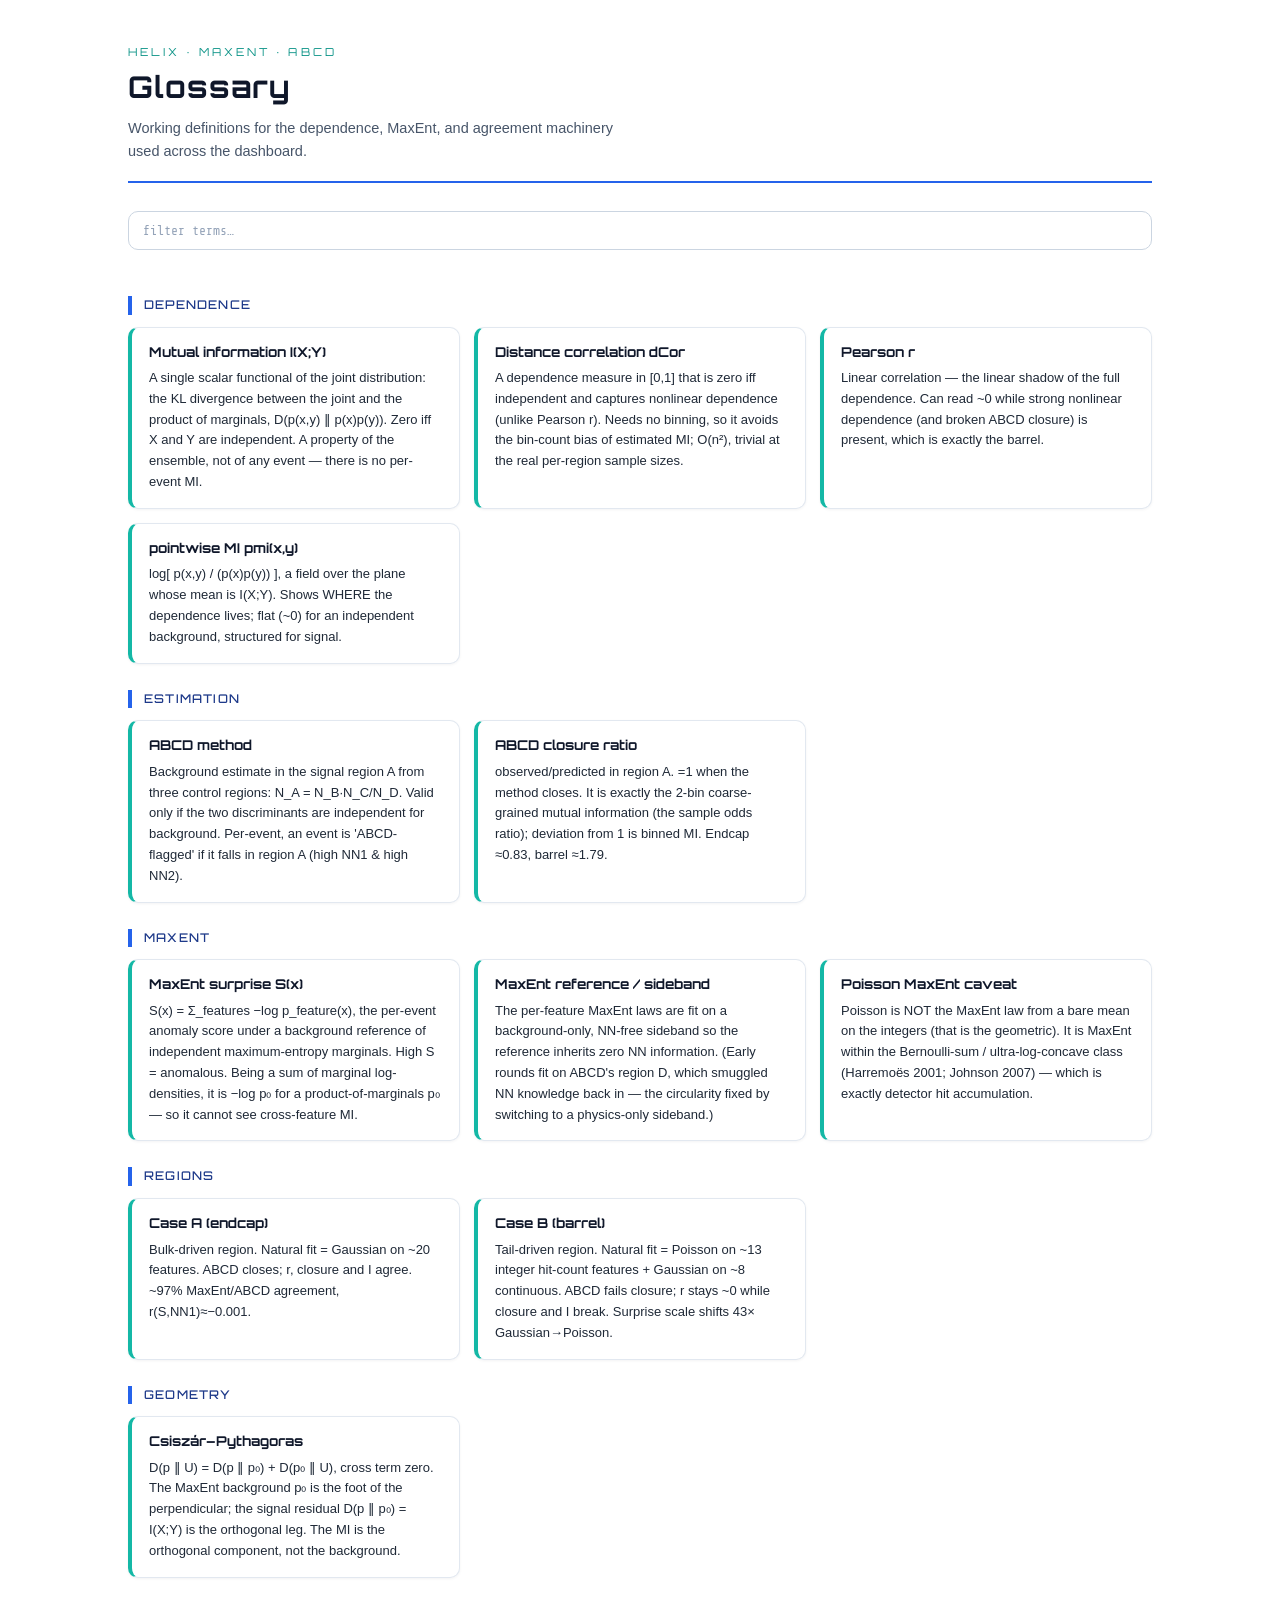
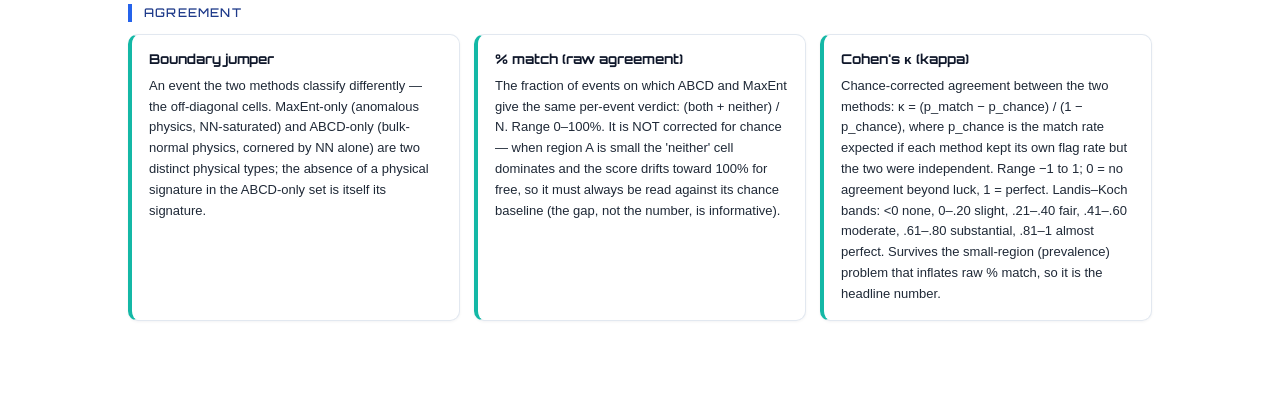
<file: templates/glossary.html>
<!DOCTYPE html><html lang="en"><head><meta charset="utf-8">
<meta name="viewport" content="width=device-width,initial-scale=1"><title>glossary</title>
<link href="https://fonts.googleapis.com/css2?family=Orbitron:wght@500;700&family=Share+Tech+Mono&display=swap" rel="stylesheet">
<link rel="stylesheet" href="/static/css/helix.css?v=12">
<link rel="stylesheet" href="/static/css/lightpage.css?v=12">
</head><body>
<div class="lightpage">
  <header class="lp-head">
    <div class="kicker">HELIX · MAXENT · ABCD</div>
    <h1>Glossary</h1>
    <p class="lead">Working definitions for the dependence, MaxEnt, and agreement machinery used across the dashboard.</p>
  </header>
  <input class="lp-search" id="search" placeholder="filter terms…">
  <div id="terms"></div>
</div>
<script src="/static/js/glossary.js?v=13"></script>
</body></html>
</file>
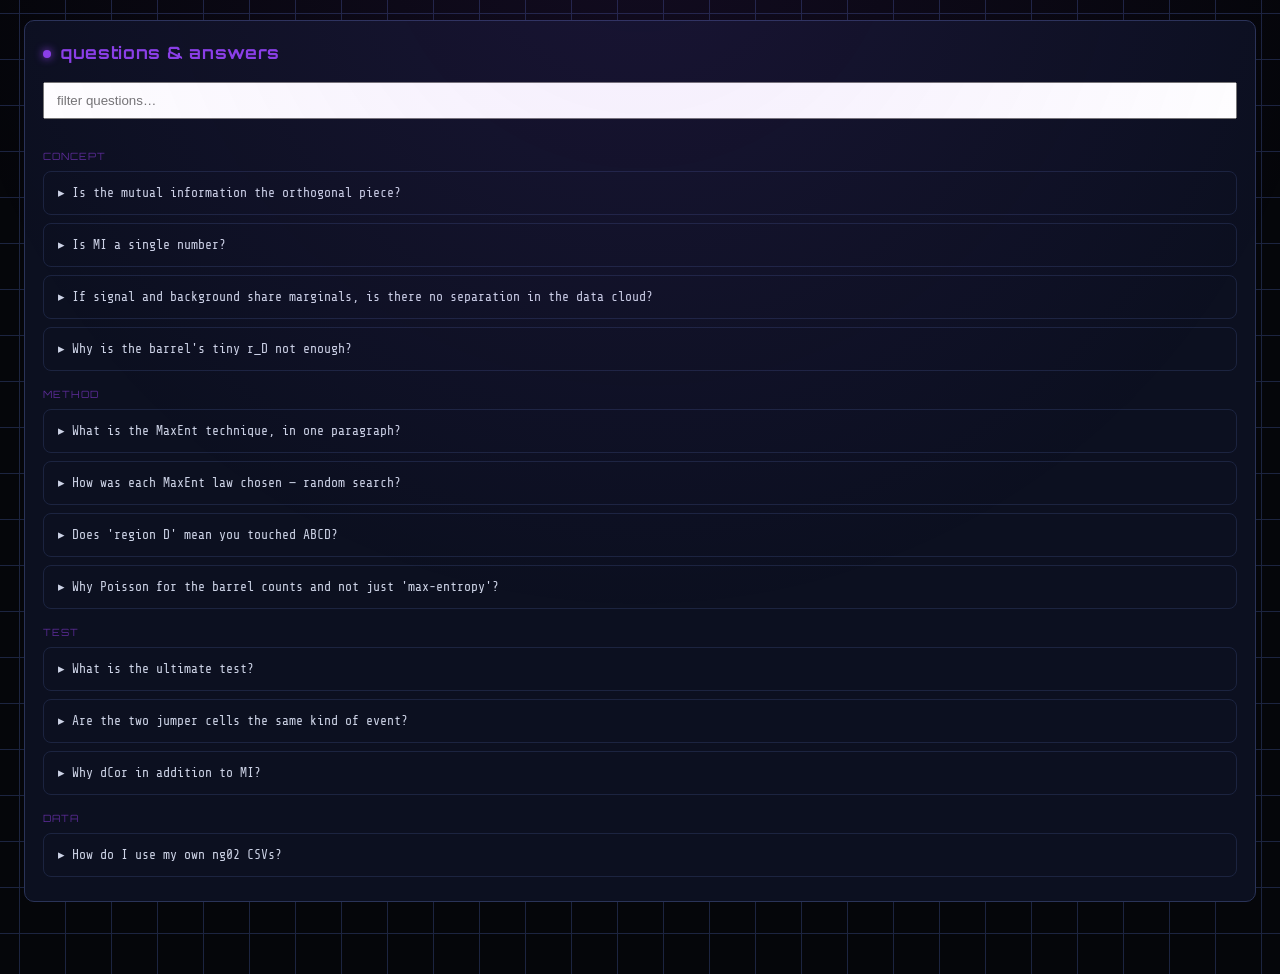
<file: templates/qa.html>
<!DOCTYPE html><html lang="en"><head><meta charset="utf-8">
<meta name="viewport" content="width=device-width,initial-scale=1"><title>q&a</title>
<link href="https://fonts.googleapis.com/css2?family=Orbitron:wght@500;700&family=Share+Tech+Mono&display=swap" rel="stylesheet">
<link rel="stylesheet" href="/static/css/helix.css?v=12"></head><body>
<div class="wrap">
  <div class="panel"><div class="ph"><span class="dot"></span><h2>questions &amp; answers</h2></div>
    <input class="search" id="search" placeholder="filter questions…" style="padding:9px 12px">
    <div id="qa"></div>
  </div>
</div>
<script src="/static/js/qa.js?v=12"></script></body></html>
</file>
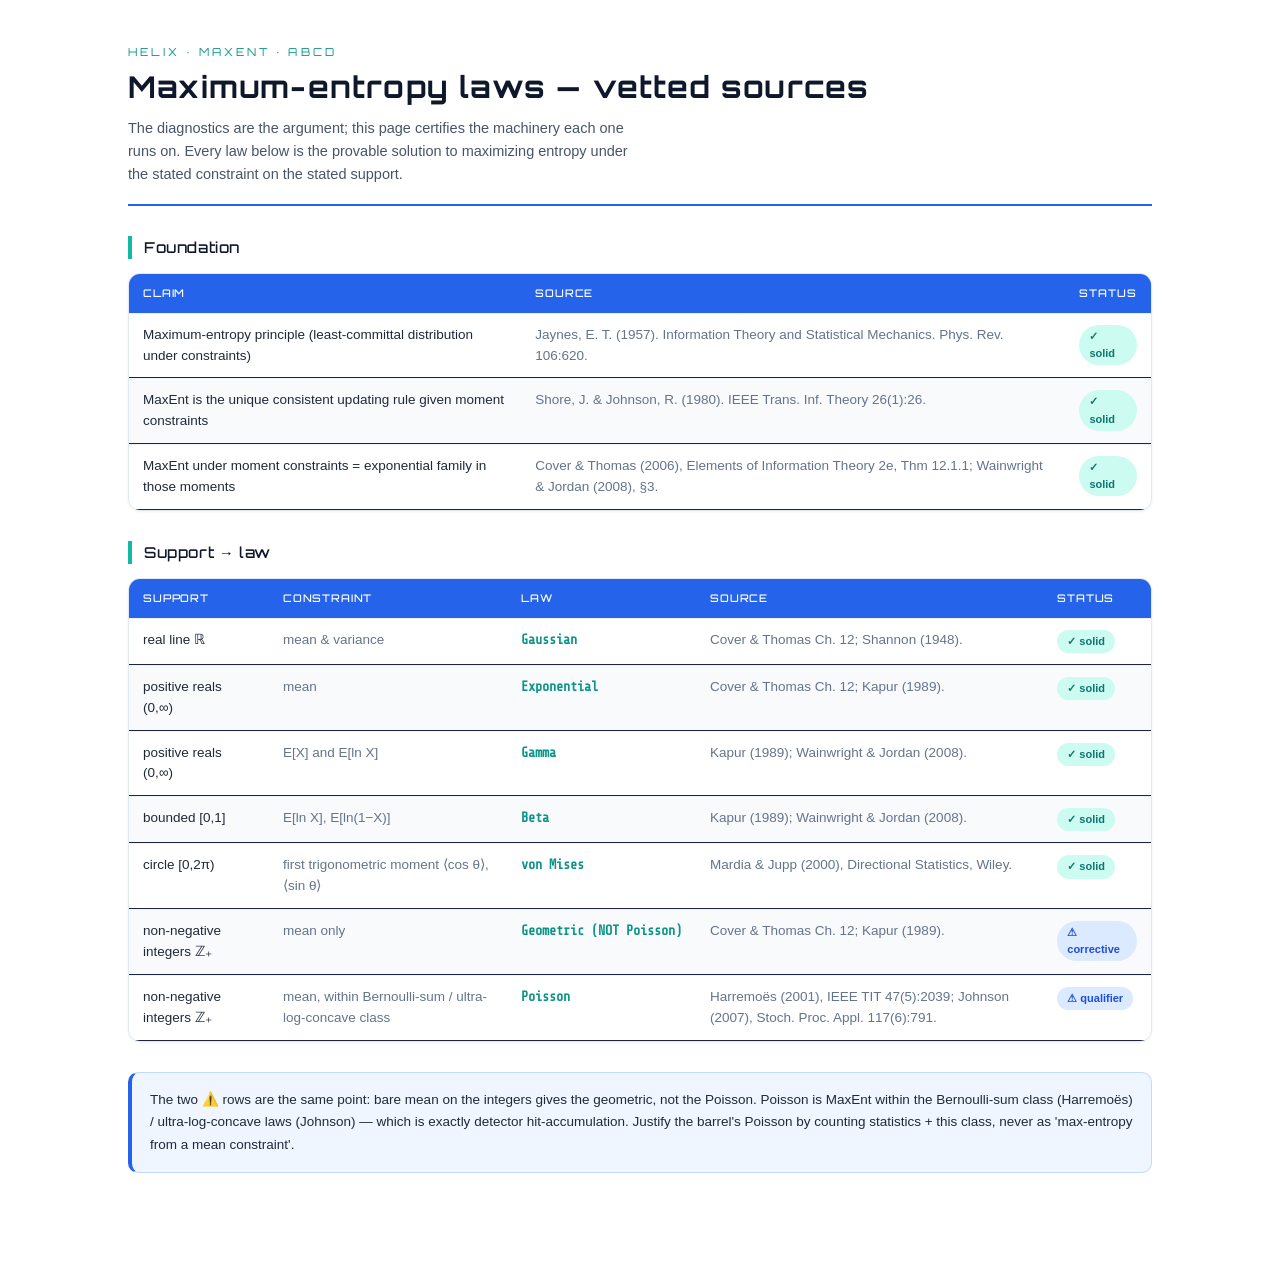
<file: templates/references.html>
<!DOCTYPE html><html lang="en"><head><meta charset="utf-8">
<meta name="viewport" content="width=device-width,initial-scale=1"><title>references</title>
<link href="https://fonts.googleapis.com/css2?family=Orbitron:wght@500;700&family=Share+Tech+Mono&display=swap" rel="stylesheet">
<link rel="stylesheet" href="/static/css/helix.css?v=12">
<link rel="stylesheet" href="/static/css/lightpage.css?v=12">
</head><body>
<div class="lightpage">
  <header class="lp-head">
    <div class="kicker">HELIX · MAXENT · ABCD</div>
    <h1>Maximum-entropy laws — vetted sources</h1>
    <p class="lead">The diagnostics are the argument; this page certifies the machinery each one runs on. Every law below is the provable solution to maximizing entropy under the stated constraint on the stated support.</p>
  </header>
  <section><h2>Foundation</h2><div id="foundation"></div></section>
  <section><h2>Support → law</h2><div id="laws"></div></section>
  <div id="note" class="lp-note"></div>
</div>
<script src="/static/js/references.js?v=12"></script>
</body></html>
</file>
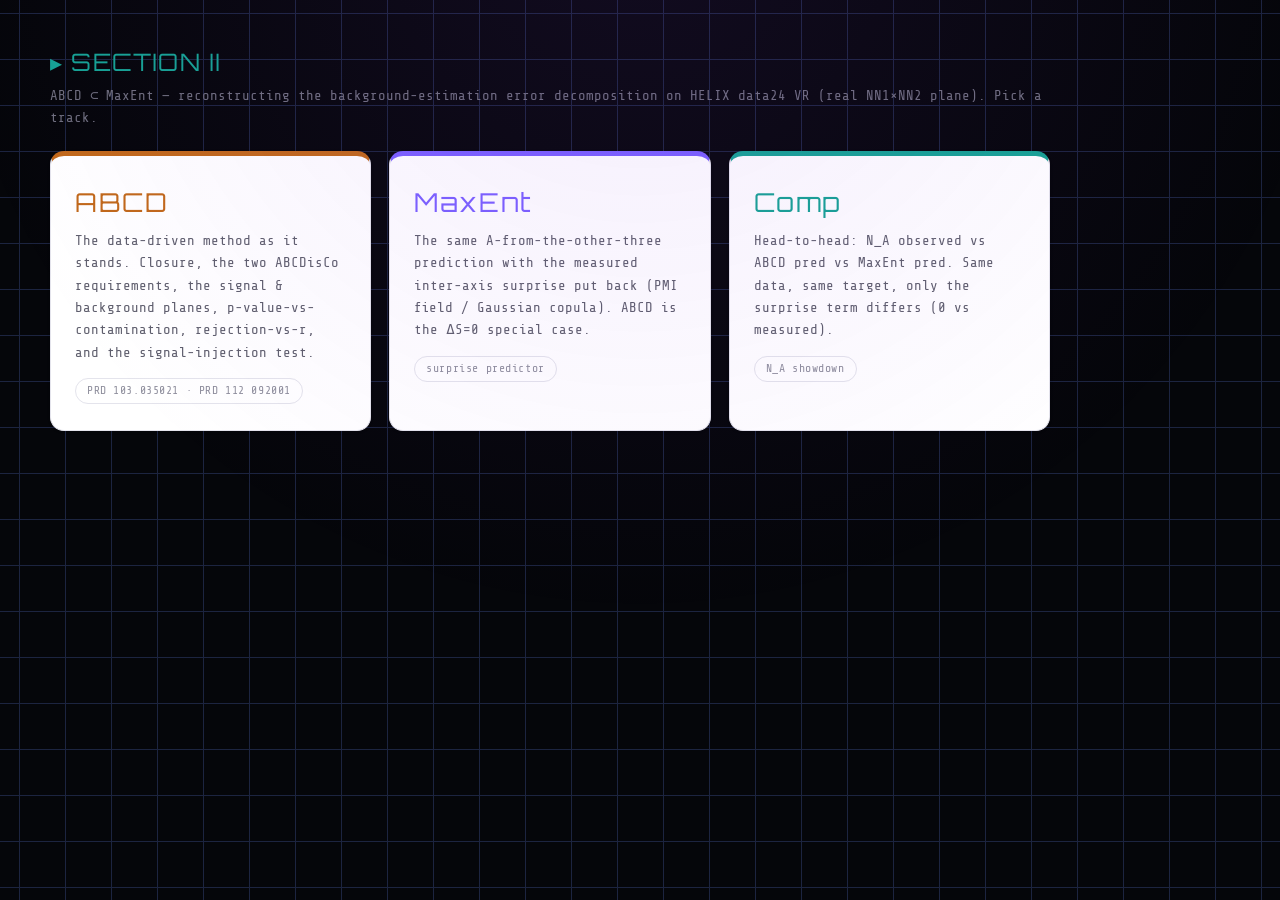
<file: templates/sec2.html>
<!DOCTYPE html><html lang="en"><head><meta charset="utf-8">
<meta name="viewport" content="width=device-width,initial-scale=1"><title>section II</title>
<link href="https://fonts.googleapis.com/css2?family=Orbitron:wght@500;700;900&family=Share+Tech+Mono&display=swap" rel="stylesheet">
<link rel="stylesheet" href="/static/css/helix.css?v=17">
<style>
:root{--teal:#16a394;--orange:#c2691a;--purple:#7b61ff;--navy:#2f3a73;--red:#c2384e;--green:#1f9d57}
/* ===== Section II — larger type scale throughout ===== */
.s2wrap{padding:22px 26px 70px;color:#23232c;font-family:'Share Tech Mono',monospace}
.s2head{font-family:'Orbitron',sans-serif;font-size:24px;letter-spacing:.05em;color:#16a394;margin:2px 0 4px}
.s2sub{font-size:14px;color:#6f6f7e;line-height:1.55;margin:0 0 22px;max-width:1000px}
/* ── landing: three panels ── */
.s2panels{display:grid;grid-template-columns:repeat(3,1fr);gap:18px;max-width:1000px}
.s2panel{background:#fff;border:1px solid #e4e4ec;border-radius:14px;padding:26px 24px;cursor:pointer;
  box-shadow:0 1px 3px rgba(0,0,0,.14);transition:transform .12s,box-shadow .12s,border-color .12s;text-align:left}
.s2panel:hover{transform:translateY(-3px);box-shadow:0 8px 22px rgba(0,0,0,.18)}
.s2panel .pn{font-family:'Orbitron',sans-serif;font-size:26px;letter-spacing:.06em;margin-bottom:8px}
.s2panel .pd{font-size:14px;color:#5f5f6d;line-height:1.6}
.s2panel.abcd{border-top:5px solid var(--orange)} .s2panel.abcd .pn{color:var(--orange)}
.s2panel.maxent{border-top:5px solid var(--purple)} .s2panel.maxent .pn{color:var(--purple)}
.s2panel.comp{border-top:5px solid var(--teal)} .s2panel.comp .pn{color:var(--teal)}
.s2panel .tag{display:inline-block;margin-top:14px;font-size:11.5px;letter-spacing:.05em;color:#8f8f9d;
  border:1px solid #e4e4ec;border-radius:20px;padding:3px 11px}
/* ── screens ── */
.s2screen{display:none} .s2screen.on{display:block}
.s2back{display:inline-flex;align-items:center;gap:8px;font-size:14px;color:#16a394;cursor:pointer;
  border:1px solid #cfe7e1;background:#eef7f4;border-radius:8px;padding:8px 16px;margin-bottom:18px}
.s2back:hover{background:#e0f1ec}
.scrn-title{font-family:'Orbitron',sans-serif;font-size:19px;letter-spacing:.05em;margin:0 0 3px}
.scrn-sub{font-size:13.5px;color:#6f6f7e;line-height:1.55;margin:0 0 18px;max-width:1000px}
/* ── master controls ── */
.s2ctlbar{display:flex;align-items:center;gap:18px;flex-wrap:wrap;margin:4px 0 18px}
.s2ctlbar .lbl{font-size:12px;letter-spacing:.08em;color:#8a8a98;text-transform:uppercase;margin-right:-8px}
.s2cutpill{font-size:13px;color:#6f6f7e}
/* graph cards */
.gcard{background:#fff;border:1px solid #e4e4ec;border-radius:13px;padding:18px 20px;margin:18px 0;box-shadow:0 1px 3px rgba(0,0,0,.16)}
.gcard .gh{font-family:'Orbitron',sans-serif;font-size:16px;letter-spacing:.03em;color:#13131a;margin-bottom:3px}
.gcard .gh .ref{float:right;font-size:11.5px;color:#9a9aa8;letter-spacing:.02em;font-family:'Share Tech Mono',monospace;font-weight:400}
.gcard .gp{font-size:13.5px;color:#4f4f5a;line-height:1.6;margin:6px 0 14px;max-width:920px}
.gcard canvas{width:100%;height:auto;border-radius:9px;background:#0d0f15;display:block}
.gcard .gn{font-size:12.5px;color:#5f5f6d;line-height:1.6;margin-top:12px}
.gctl{display:flex;align-items:center;gap:12px;flex-wrap:wrap;margin:4px 0 12px}
.gctl label{font-size:12.5px;color:#6f6f7e;letter-spacing:.02em}
.gctl input[type=range]{font-family:'Share Tech Mono',monospace}
/* twin plane layout (signal | background) */
.twin{display:grid;grid-template-columns:1fr 1fr;gap:16px}
@media(max-width:900px){.twin{grid-template-columns:1fr}}
.twin .pane .pt{font-family:'Orbitron',sans-serif;font-size:13px;letter-spacing:.04em;margin:0 0 6px}
.twin .pane.sig .pt{color:var(--orange)} .twin .pane.bg .pt{color:var(--teal)}
.twin .pane .pn{font-size:11.5px;color:#7a7a88;margin:0 0 8px}
/* segmented control (bigger) */
.seg{display:inline-flex;border:1px solid #d2d2dd;border-radius:9px;overflow:hidden}
.seg button{font-family:'Share Tech Mono',monospace;font-size:13.5px;padding:8px 18px;border:0;background:#fff;color:#4f4f5a;cursor:pointer;letter-spacing:.03em}
.seg button.on{background:#16a394;color:#fff}
.seg.sig button.on{background:var(--orange)}
/* ════════ DASHBOARD METRIC CARD (matches signal-sep card) ════════ */
.dcard{display:grid;grid-template-columns:minmax(0,1fr) minmax(0,1.05fr);gap:18px;
  background:#fff;border:1px solid #e4e4ec;border-radius:14px;padding:20px 22px;margin:14px 0 20px;
  box-shadow:0 1px 3px rgba(0,0,0,.16)}
@media(max-width:820px){.dcard{grid-template-columns:1fr}}
.dcard .eyebrow{font-family:'Orbitron',sans-serif;font-size:14px;letter-spacing:.14em;color:var(--navy);margin-bottom:2px}
.dcard .headline{font-family:'Share Tech Mono',monospace;font-weight:700;font-size:62px;line-height:1.02;color:#0f6e56}
.dcard .hsub{font-size:13px;color:#7a7a88;letter-spacing:.06em;text-transform:uppercase;margin:2px 0 16px}
.dcard .hsub b{color:#23232c}
.dcard .rows{display:flex;flex-direction:column;gap:0}
.dcard .row{display:flex;align-items:baseline;justify-content:space-between;gap:14px;
  padding:7px 0;border-top:1px solid #ececf2;font-size:14px}
.dcard .row:first-child{border-top:0}
.dcard .row .k{color:#7a7a88;letter-spacing:.03em}
.dcard .row .v{font-family:'Share Tech Mono',monospace;color:#23232c;text-align:right}
.dcard .row .v small{color:#9a9aa8;font-size:12px;margin-left:4px}
.dcard .row .v .tag{font-size:11px;letter-spacing:.05em;padding:1px 7px;border-radius:10px;margin-right:7px;text-transform:uppercase}
.tag-red{background:#f6e4e8;color:#a32b3f} .tag-grn{background:#e2f3ea;color:#147a4f}
.tag-amb{background:#f6ecdc;color:#9a6212}
/* agreement matrix */
.dmatrix .mtitle{font-size:12.5px;color:#7a7a88;text-align:center;line-height:1.5;margin-bottom:12px}
.dmatrix .mtitle b{color:#23232c;letter-spacing:.04em}
.dgrid{display:grid;grid-template-columns:1fr 1fr;gap:12px}
.quad{background:#fff;border:1px solid #e6e6ee;border-radius:11px;min-height:104px;
  display:flex;flex-direction:column;align-items:center;justify-content:center;gap:6px;text-align:center}
.quad .ql{font-size:13px;letter-spacing:.02em}
.quad .qv{font-family:'Share Tech Mono',monospace;font-weight:700;font-size:38px;color:#13131a;line-height:1}
.quad.both{border-top:5px solid var(--teal)} .quad.both .ql{color:var(--teal)}
.quad.abcd{border-top:5px solid var(--orange)} .quad.abcd .ql{color:var(--orange)}
.quad.maxent{border-top:5px solid var(--purple)} .quad.maxent .ql{color:var(--purple)}
.quad.neither{border-top:5px solid var(--navy)} .quad.neither .ql{color:var(--navy)}
.schem{background:#0d0f15;border-radius:9px;padding:10px;max-width:640px}
.stub{background:#fff;border:1px dashed #cfcfe0;border-radius:13px;padding:34px;text-align:center;color:#9a9aa8;font-size:14px;line-height:1.7}
</style></head>
<body><div class="wrap"><div class="s2wrap">

  <div class="s2head">&#9656; SECTION II</div>
  <div class="s2sub">ABCD &sub; MaxEnt &mdash; reconstructing the background-estimation error decomposition on HELIX data24 VR (real NN1&times;NN2 plane). Pick a track.</div>

  <!-- ░░░░░░ LANDING ░░░░░░ -->
  <div id="s2-landing">
    <div class="s2panels">
      <div class="s2panel abcd" data-go="abcd">
        <div class="pn">ABCD</div>
        <div class="pd">The data-driven method as it stands. Closure, the two ABCDisCo requirements, the signal &amp; background planes, p-value-vs-contamination, rejection-vs-r, and the signal-injection test.</div>
        <div class="tag">PRD 103.035021 &middot; PRD 112 092001</div>
      </div>
      <div class="s2panel maxent" data-go="maxent">
        <div class="pn">MaxEnt</div>
        <div class="pd">The same A-from-the-other-three prediction with the measured inter-axis surprise put back (PMI field / Gaussian copula). ABCD is the &Delta;S=0 special case.</div>
        <div class="tag">surprise predictor</div>
      </div>
      <div class="s2panel comp" data-go="comp">
        <div class="pn">Comp</div>
        <div class="pd">Head-to-head: N_A observed vs ABCD pred vs MaxEnt pred. Same data, same target, only the surprise term differs (0 vs measured).</div>
        <div class="tag">N_A showdown</div>
      </div>
    </div>
  </div>

  <!-- ░░░░░░ SCREEN : ABCD ░░░░░░ -->
  <div id="scrn-abcd" class="s2screen">
    <div class="s2back" data-back>&#8592; tracks</div>
    <div class="scrn-title" style="color:var(--orange)">&#9656; ABCD &mdash; the method and its diagnostics</div>
    <div class="scrn-sub">live from data/merged/background.csv + HSS signal at the configured cut. Physics convention: viridis on dark.</div>

    <!-- master controls -->
    <div class="s2ctlbar">
      <span class="lbl">region</span>
      <span class="seg" id="abcd-region">
        <button data-r="endcap" class="on">ENDCAP</button>
        <button data-r="barrel">BARREL</button>
      </span>
      <span class="lbl">signal</span>
      <span class="seg sig" id="abcd-signal">
        <button data-s="mS5">mS5</button><button data-s="mS16">mS16</button>
        <button data-s="mS35" class="on">mS35</button><button data-s="mS55">mS55</button>
      </span>
      <span class="s2cutpill" id="abcd-cutpill">cut &middot; &mdash;</span>
    </div>

    <!-- DASHBOARD CARD -->
    <div id="abcd-card"></div>

    <!-- (1) schematic -->
    <div class="gcard">
      <div class="gh">factorization schematic <span class="ref">ABCDisCo Fig 1</span></div>
      <div class="gp">ABCD assumes the background density factorizes, p(NN1,NN2)=p(NN1)&middot;p(NN2). Then B/D measures the NN1-ratio in the low-NN2 strip and transports C into A: N_A = N_B&middot;N_C/N_D. Signal must localize in A.</div>
      <div class="schem" id="abcd-schem"></div>
    </div>

    <!-- (2) planes — signal | background -->
    <div class="gcard">
      <div class="gh">signal &amp; background planes <span class="ref">PRD 112 092001 Figs 8b / 10b</span></div>
      <div class="gp">The paper never sums these &mdash; signal MC (Simulation, normalised units) and background data (140 fb&#8315;&#185;, # vertices) carry different normalisations. Drawn side-by-side with a shared cut so A/B/C/D line up. Don't KDE the background: NN1 has point masses at exactly 0/1.</div>
      <div class="gctl">
        <label>bins</label><input type="range" id="abcd-bins" min="10" max="40" step="2" value="20">
        <span id="abcd-bins-v" style="font-size:12.5px;color:#6f6f7e">20</span>
      </div>
      <div class="twin">
        <div class="pane sig">
          <div class="pt">&#9656; SIGNAL &mdash; HSS MC <span id="splane-tag" style="color:#9a9aa8;font-weight:400"></span></div>
          <div class="pn">normalised units &middot; localises in A (the whole point)</div>
          <canvas id="g-splane" width="460" height="430"></canvas>
          <div class="gn" id="splane-cells">&mdash;</div>
        </div>
        <div class="pane bg">
          <div class="pt">&#9656; BACKGROUND &mdash; data24 VR</div>
          <div class="pn">log-scaled # vertices &middot; the closure truth</div>
          <canvas id="g-plane" width="460" height="430"></canvas>
          <div class="gn" id="plane-cells">&mdash;</div>
          <div class="gn" id="plane-pm">&mdash;</div>
        </div>
      </div>
    </div>

    <!-- (3) p-value -->
    <div class="gcard">
      <div class="gh">p-value vs control-region contamination <span class="ref">ABCDisCo Fig 2</span></div>
      <div class="gp">Faithful reproduction of ABCDisCo Fig 2. <b>Left</b>: p-value vs the signal fraction &delta;_A in region A, with the N_A&times;r curve family (&sigma;_syst=0, N_{B,C,D}=&infin;). <b>Right</b>: p-value vs the number of events in A, family r&times;&sigma;_syst at fixed &delta;_A. p falls as signal grows; contamination r and systematics lift it back up.</div>
      <div class="gctl">
        <label>right-panel &delta;_A</label><input type="range" id="abcd-dA" min="0.02" max="0.30" step="0.01" value="0.10">
        <span id="abcd-dA-v" style="font-size:12.5px;color:#6f6f7e">10%</span>
      </div>
      <div class="twin">
        <div class="pane"><div class="pt" style="color:#9aa0ad">&#9656; p vs signal fraction &delta;_A &mdash; family N_A &times; r</div>
          <canvas id="g-pval-left" width="460" height="400"></canvas></div>
        <div class="pane"><div class="pt" style="color:#9aa0ad">&#9656; p vs events in A &mdash; family r &times; &sigma;_syst</div>
          <canvas id="g-pval-right" width="460" height="400"></canvas></div>
      </div>
      <div class="gn" id="pval-note">&mdash;</div>
    </div>

    <!-- (4) rejection vs r -->
    <div class="gcard">
      <div class="gh">background rejection vs normalized contamination r <span class="ref">ABCDisCo Figs 5/7/8/12</span></div>
      <div class="gp">Sweep of rectangular cuts on the real plane that pass ABCD closure &amp; a fixed signal-efficiency band. Each dot is a candidate cut; HELIX's operating cut is starred. Up-and-left wins. r&ge;1 = signal absorption.</div>
      <canvas id="g-rejr" width="900" height="420"></canvas>
      <div class="gn" id="rejr-note">&mdash;</div>
    </div>

    <!-- (5) injection -->
    <div class="gcard">
      <div class="gh">signal-injection test &mdash; &ldquo;inject signal in A&rdquo; <span class="ref">Eq 2.10 / Prof Johns</span></div>
      <div class="gp">Inject N_S signal events distributed by the sample's real plane occupancy. N_A observed rises with slope f_A; the ABCD prediction rises too because signal leaks into the control regions. If the orange line keeps up with the teal, the excess is absorbed.</div>
      <canvas id="g-inject" width="900" height="420"></canvas>
      <div class="gn" id="inject-note">&mdash;</div>
    </div>
  </div>

  <!-- ░░░░░░ SCREEN : MaxEnt (stub) ░░░░░░ -->
  <div id="scrn-maxent" class="s2screen">
    <div class="s2back" data-back>&#8592; tracks</div>
    <div class="scrn-title" style="color:var(--purple)">&#9656; MaxEnt &mdash; the surprise predictor</div>
    <div class="scrn-sub">next build: N_A from the other three with the measured PMI field / Gaussian copula reinserted.</div>
    <div class="stub">surprise-ABCD predictor screen &mdash; wired, content next session<br>
      <span style="font-size:12.5px">N_A^pred = (N_B&middot;N_C/N_D)&middot;exp(&Delta;S_A), &Delta;S_A from helix_stats PMI field. &kappa;_need = OR_bg = 0.8137 is the target.</span></div>
  </div>

  <!-- ░░░░░░ SCREEN : Comp (stub) ░░░░░░ -->
  <div id="scrn-comp" class="s2screen">
    <div class="s2back" data-back>&#8592; tracks</div>
    <div class="scrn-title" style="color:var(--teal)">&#9656; Comp &mdash; N_A showdown</div>
    <div class="scrn-sub">next build: observed vs ABCD pred vs MaxEnt pred, with deviations.</div>
    <div class="stub">comparison screen &mdash; wired, content next session<br>
      <span style="font-size:12.5px">endcap: observed 32 &middot; ABCD 39.3&plusmn;9.3 (0.67&sigma;) &middot; MaxEnt-copula target &kappa;&middot;pred.</span></div>
  </div>

</div></div>

<script src="/static/js/sec2_abcd.js?v=3"></script>
<script>
(function(){
  const $=s=>document.querySelector(s);
  const screens={abcd:"#scrn-abcd",maxent:"#scrn-maxent",comp:"#scrn-comp"};
  function show(which){
    $("#s2-landing").style.display = which?"none":"block";
    Object.values(screens).forEach(s=>$(s).classList.remove("on"));
    if(which&&screens[which]){ $(screens[which]).classList.add("on");
      if(which==="abcd") initAbcd(); }
    if(which) location.hash=which; else history.replaceState(null,"","#");
  }
  document.querySelectorAll(".s2panel").forEach(p=>p.addEventListener("click",()=>show(p.dataset.go)));
  document.querySelectorAll("[data-back]").forEach(b=>b.addEventListener("click",()=>show(null)));

  let abcdInit=false;
  function drawSchem(){
    const cx=0.66,cy=0.6,W=640,H=330,X=t=>46+t*(W-78),Y=t=>H-40-t*(H-66);
    const s=[];
    s.push(`<svg viewBox="0 0 ${W} ${H}" xmlns="http://www.w3.org/2000/svg" style="width:100%;height:auto">`);
    s.push(`<rect x="46" y="16" width="${W-78}" height="${H-56}" fill="#11131b" stroke="#3a3d49"/>`);
    s.push(`<defs><radialGradient id="sg" cx="50%" cy="50%" r="50%">
      <stop offset="0%" stop-color="#f0a93a" stop-opacity=".9"/><stop offset="100%" stop-color="#f0a93a" stop-opacity="0"/></radialGradient></defs>`);
    s.push(`<ellipse cx="${X((cx+1)/2)}" cy="${Y((cy+1)/2)}" rx="66" ry="52" fill="url(#sg)"/>`);
    s.push(`<defs><radialGradient id="bg" cx="20%" cy="80%" r="80%">
      <stop offset="0%" stop-color="#2a72c8" stop-opacity=".5"/><stop offset="100%" stop-color="#2a72c8" stop-opacity="0"/></radialGradient></defs>`);
    s.push(`<rect x="46" y="16" width="${W-78}" height="${H-56}" fill="url(#bg)"/>`);
    s.push(`<line x1="${X(cx)}" y1="16" x2="${X(cx)}" y2="${H-40}" stroke="#e23" stroke-width="1.8" stroke-dasharray="6 3"/>`);
    s.push(`<line x1="46" y1="${Y(cy)}" x2="${W-32}" y2="${Y(cy)}" stroke="#e23" stroke-width="1.8" stroke-dasharray="6 3"/>`);
    const L=(t,x,y,c)=>s.push(`<text x="${x}" y="${y}" fill="${c}" font-family="Georgia" font-size="26" font-weight="bold" text-anchor="middle">${t}</text>`);
    L("A",X((cx+1)/2),Y((cy+1)/2)+8,"#f0a93a");
    L("B",X((cx+1)/2),Y(cy/2)+8,"#9aa0ad");
    L("C",X(cx/2),Y((cy+1)/2)+8,"#9aa0ad");
    L("D",X(cx/2),Y(cy/2)+8,"#9aa0ad");
    s.push(`<text x="${X(0.5)}" y="${H-12}" fill="#c8ccd6" font-family="'Share Tech Mono'" font-size="14" text-anchor="middle">NN1 &#8594;</text>`);
    s.push(`<text x="16" y="${H/2}" fill="#c8ccd6" font-family="'Share Tech Mono'" font-size="14" text-anchor="middle" transform="rotate(-90 16 ${H/2})">NN2 &#8594;</text>`);
    s.push(`</svg>`);
    $("#abcd-schem").innerHTML=s.join("");
  }

  function initAbcd(){
    if(!abcdInit){
      abcdInit=true;
      // region
      document.querySelectorAll("#abcd-region button").forEach(btn=>btn.addEventListener("click",()=>{
        document.querySelectorAll("#abcd-region button").forEach(x=>x.classList.remove("on"));
        btn.classList.add("on"); SEC2_ABCD.region=btn.dataset.r;
        SEC2_ABCD.loadAll();
      }));
      // signal (master)
      document.querySelectorAll("#abcd-signal button").forEach(btn=>btn.addEventListener("click",()=>{
        document.querySelectorAll("#abcd-signal button").forEach(x=>x.classList.remove("on"));
        btn.classList.add("on"); SEC2_ABCD.signal=btn.dataset.s;
        SEC2_ABCD.loadAll();
      }));
      // bins
      const bs=$("#abcd-bins");
      bs.addEventListener("input",()=>{ $("#abcd-bins-v").textContent=bs.value; SEC2_ABCD.bins=+bs.value;
        SEC2_ABCD.reloadPlanes(); });
      // dA
      const da=$("#abcd-dA");
      da.addEventListener("input",()=>{ $("#abcd-dA-v").textContent=Math.round(da.value*100)+"%"; SEC2_ABCD.dA=+da.value;
        fetch(`/api/sec2_pvalue?dA=${SEC2_ABCD.dA}`).then(r=>r.json()).then(j=>{ if(j.data&&window.__drawPval)window.__drawPval(j.data);}); });
    }
    drawSchem(); SEC2_ABCD.loadAll();
  }

  const h=(location.hash||"").replace("#","");
  show(screens[h]?h:null);
})();
</script>
</body></html>
</file>
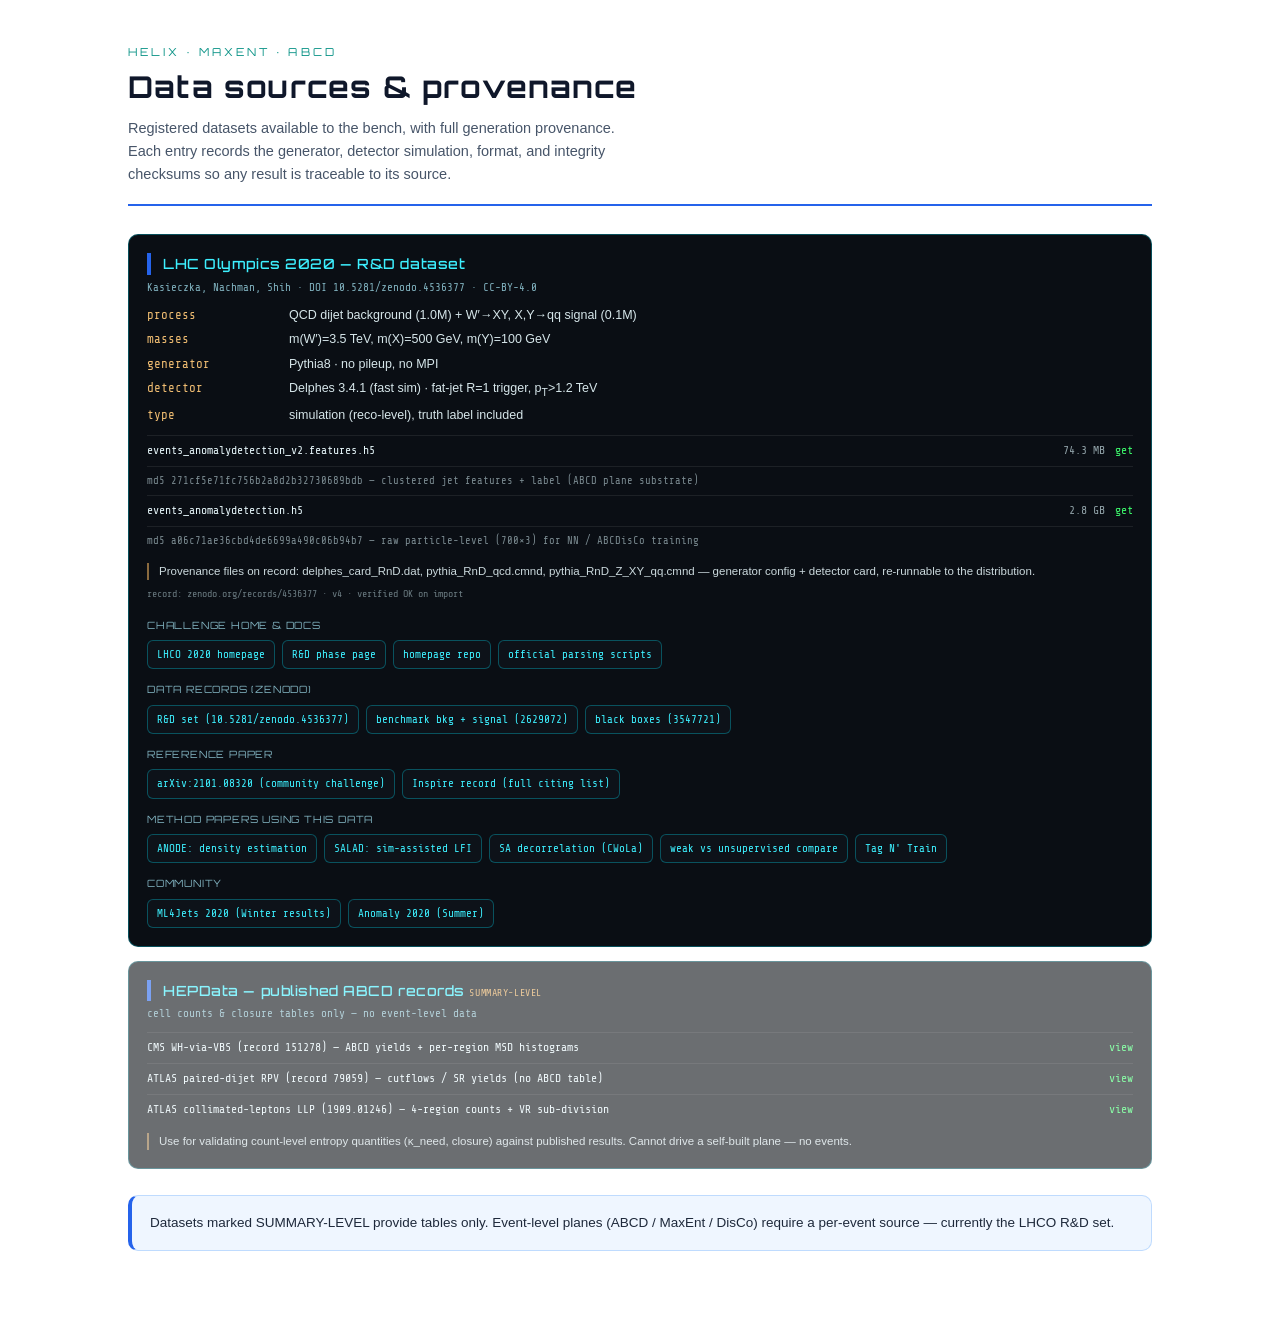
<file: templates/sources.html>
<!DOCTYPE html><html lang="en"><head><meta charset="utf-8">
<meta name="viewport" content="width=device-width,initial-scale=1"><title>data sources</title>
<link href="https://fonts.googleapis.com/css2?family=Orbitron:wght@500;700&family=Share+Tech+Mono&display=swap" rel="stylesheet">
<link rel="stylesheet" href="/static/css/helix.css?v=12">
<link rel="stylesheet" href="/static/css/lightpage.css?v=12">
<style>
  .ds{background:#0a0e14;border:1px solid rgba(0,229,255,.30);border-radius:10px;padding:18px;margin:14px 0}
  .ds h3{font-family:'Orbitron',sans-serif;font-size:14px;color:#3df0ff;margin:0 0 4px}
  .ds .sub{font-family:'Share Tech Mono',monospace;font-size:11px;color:#7fb0bd;margin-bottom:10px}
  .ds .meta{display:grid;grid-template-columns:130px 1fr;gap:5px 12px;font-size:12.5px;margin:8px 0;color:#d6e6ea}
  .ds .meta .k{font-family:'Share Tech Mono',monospace;color:#f0bd72}
  .flist{margin-top:10px}
  .frow{display:grid;grid-template-columns:1fr auto auto;gap:10px;align-items:center;
        font-family:'Share Tech Mono',monospace;font-size:11.5px;padding:6px 0;color:#d6e6ea;
        border-top:1px solid rgba(255,255,255,.08)}
  .frow .nm{color:#e6f6fa}.frow .sz{color:#8fa0a6}
  .frow a{color:#3dff6e;text-decoration:none}.frow a:hover{text-decoration:underline}
  .md5{font-size:10.5px;color:#7a8a90;word-break:break-all}
  .prov{font-size:11.5px;line-height:1.5;color:#cbd9dd;margin-top:8px;border-left:2px solid rgba(224,168,90,.6);padding-left:10px}
  .lic{font-family:'Share Tech Mono',monospace;font-size:10px;color:#6a7a80;margin-top:6px}
  .lnks{display:flex;flex-wrap:wrap;gap:7px;margin-top:10px}
  .lnks a{font-family:'Share Tech Mono',monospace;font-size:11px;color:#3df0ff;text-decoration:none;
          background:#0d1219;border:1px solid rgba(0,229,255,.30);border-radius:6px;padding:5px 9px;transition:border-color .15s}
  .lnks a:hover{border-color:rgba(0,229,255,.85)}
  .lnks .grp{width:100%;font-family:'Orbitron',sans-serif;font-size:10px;letter-spacing:.08em;color:#7fb0bd;margin-top:6px}
</style>
</head><body>
<div class="lightpage">
  <header class="lp-head">
    <div class="kicker">HELIX · MAXENT · ABCD</div>
    <h1>Data sources &amp; provenance</h1>
    <p class="lead">Registered datasets available to the bench, with full generation provenance. Each entry records the generator, detector simulation, format, and integrity checksums so any result is traceable to its source.</p>
  </header>

  <div class="ds">
    <h3>LHC Olympics 2020 — R&amp;D dataset</h3>
    <div class="sub">Kasieczka, Nachman, Shih · DOI 10.5281/zenodo.4536377 · CC-BY-4.0</div>
    <div class="meta">
      <span class="k">process</span><span>QCD dijet background (1.0M) + W&prime;&rarr;XY, X,Y&rarr;qq signal (0.1M)</span>
      <span class="k">masses</span><span>m(W&prime;)=3.5 TeV, m(X)=500 GeV, m(Y)=100 GeV</span>
      <span class="k">generator</span><span>Pythia8 &middot; no pileup, no MPI</span>
      <span class="k">detector</span><span>Delphes 3.4.1 (fast sim) &middot; fat-jet R=1 trigger, p<sub>T</sub>&gt;1.2 TeV</span>
      <span class="k">type</span><span>simulation (reco-level), truth label included</span>
    </div>
    <div class="flist">
      <div class="frow"><span class="nm">events_anomalydetection_v2.features.h5</span><span class="sz">74.3 MB</span>
        <a href="https://zenodo.org/records/4536377/files/events_anomalydetection_v2.features.h5?download=1" target="_blank" rel="noopener">get</a></div>
      <div class="frow"><span class="md5">md5 271cf5e71fc756b2a8d2b32730689bdb &mdash; clustered jet features + label (ABCD plane substrate)</span><span></span><span></span></div>
      <div class="frow"><span class="nm">events_anomalydetection.h5</span><span class="sz">2.8 GB</span>
        <a href="https://zenodo.org/records/4536377/files/events_anomalydetection.h5?download=1" target="_blank" rel="noopener">get</a></div>
      <div class="frow"><span class="md5">md5 a06c71ae36cbd4de6699a490c06b94b7 &mdash; raw particle-level (700&times;3) for NN / ABCDisCo training</span><span></span><span></span></div>
    </div>
    <div class="prov">Provenance files on record: delphes_card_RnD.dat, pythia_RnD_qcd.cmnd, pythia_RnD_Z_XY_qq.cmnd — generator config + detector card, re-runnable to the distribution.</div>
    <div class="lic">record: zenodo.org/records/4536377 &middot; v4 &middot; verified OK on import</div>

    <div class="lnks">
      <div class="grp">CHALLENGE HOME &amp; DOCS</div>
      <a href="https://lhco2020.github.io/homepage/" target="_blank" rel="noopener">LHCO 2020 homepage</a>
      <a href="https://lhco2020.github.io/homepage/RnD.html" target="_blank" rel="noopener">R&amp;D phase page</a>
      <a href="https://github.com/LHCO2020/homepage" target="_blank" rel="noopener">homepage repo</a>
      <a href="https://github.com/lhcolympics2020/parsingscripts" target="_blank" rel="noopener">official parsing scripts</a>

      <div class="grp">DATA RECORDS (ZENODO)</div>
      <a href="https://doi.org/10.5281/zenodo.4536377" target="_blank" rel="noopener">R&amp;D set (10.5281/zenodo.4536377)</a>
      <a href="https://doi.org/10.5281/zenodo.2629072" target="_blank" rel="noopener">benchmark bkg + signal (2629072)</a>
      <a href="https://doi.org/10.5281/zenodo.3547721" target="_blank" rel="noopener">black boxes (3547721)</a>

      <div class="grp">REFERENCE PAPER</div>
      <a href="https://arxiv.org/abs/2101.08320" target="_blank" rel="noopener">arXiv:2101.08320 (community challenge)</a>
      <a href="https://inspirehep.net/literature/1842125" target="_blank" rel="noopener">Inspire record (full citing list)</a>

      <div class="grp">METHOD PAPERS USING THIS DATA</div>
      <a href="https://arxiv.org/abs/2001.04990" target="_blank" rel="noopener">ANODE: density estimation</a>
      <a href="https://arxiv.org/abs/2001.05001" target="_blank" rel="noopener">SALAD: sim-assisted LFI</a>
      <a href="https://arxiv.org/abs/2009.02205" target="_blank" rel="noopener">SA decorrelation (CWoLa)</a>
      <a href="https://arxiv.org/abs/2104.02092" target="_blank" rel="noopener">weak vs unsupervised compare</a>
      <a href="https://arxiv.org/abs/2002.12376" target="_blank" rel="noopener">Tag N' Train</a>

      <div class="grp">COMMUNITY</div>
      <a href="https://indico.cern.ch/event/809820/sessions/329216/" target="_blank" rel="noopener">ML4Jets 2020 (Winter results)</a>
      <a href="http://indico.desy.de/indico/e/anomaly2020" target="_blank" rel="noopener">Anomaly 2020 (Summer)</a>
    </div>
  </div>

  <div class="ds" style="opacity:.6">
    <h3>HEPData — published ABCD records <span style="font-family:'Share Tech Mono';font-size:10px;color:#e0a85a">SUMMARY-LEVEL</span></h3>
    <div class="sub">cell counts &amp; closure tables only — no event-level data</div>
    <div class="flist">
      <div class="frow"><span class="nm">CMS WH-via-VBS (record 151278) — ABCD yields + per-region MSD histograms</span><span></span>
        <a href="https://www.hepdata.net/record/ins2790366" target="_blank" rel="noopener">view</a></div>
      <div class="frow"><span class="nm">ATLAS paired-dijet RPV (record 79059) — cutflows / SR yields (no ABCD table)</span><span></span>
        <a href="https://www.hepdata.net/record/79059" target="_blank" rel="noopener">view</a></div>
      <div class="frow"><span class="nm">ATLAS collimated-leptons LLP (1909.01246) — 4-region counts + VR sub-division</span><span></span>
        <a href="https://www.hepdata.net/record/ins1724682" target="_blank" rel="noopener">view</a></div>
    </div>
    <div class="prov">Use for validating count-level entropy quantities (&kappa;_need, closure) against published results. Cannot drive a self-built plane — no events.</div>
  </div>

  <div class="lp-note">Datasets marked SUMMARY-LEVEL provide tables only. Event-level planes (ABCD / MaxEnt / DisCo) require a per-event source — currently the LHCO R&amp;D set.</div>
</div>
</body></html>
</file>
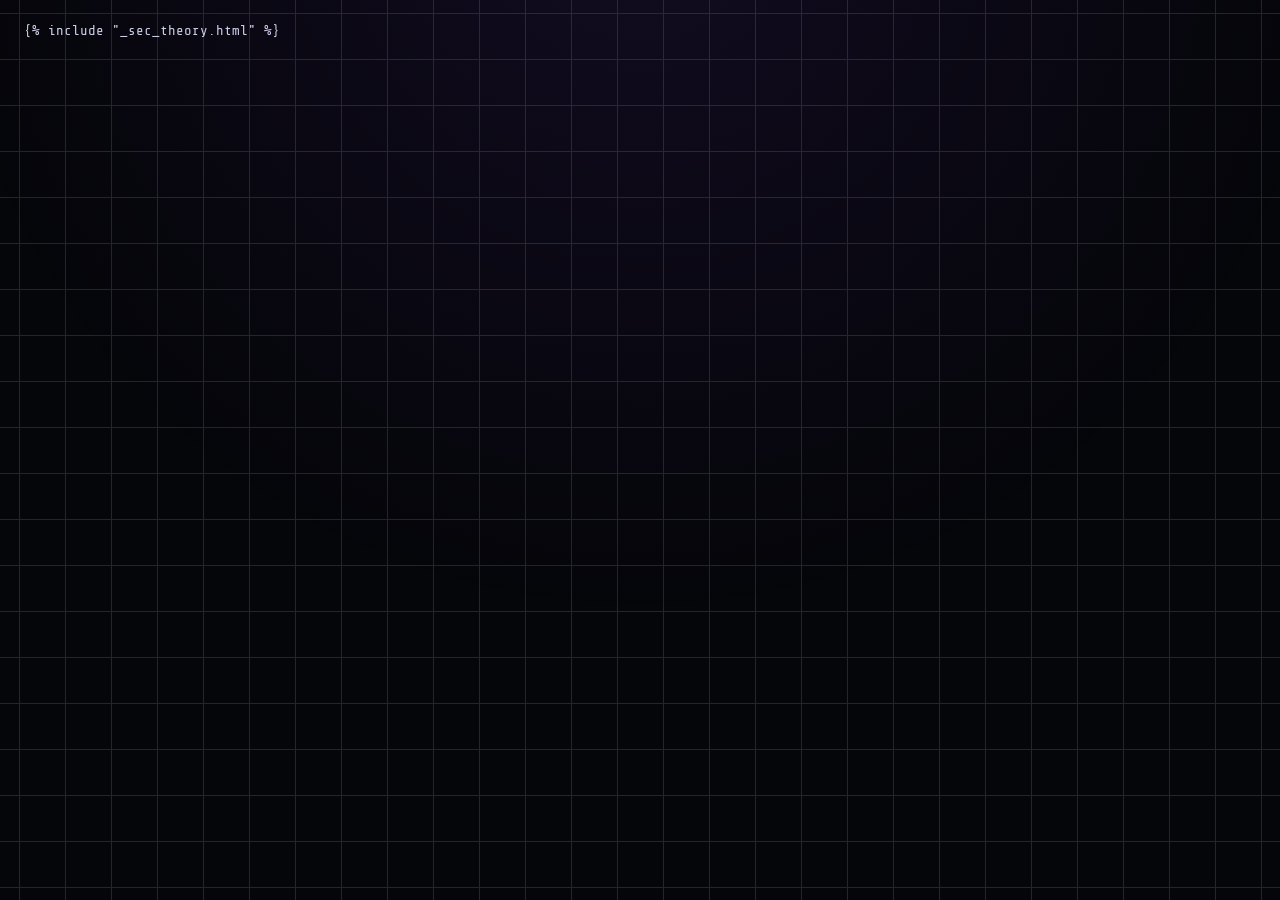
<file: templates/theory.html>
<!DOCTYPE html><html lang="en"><head><meta charset="utf-8">
<meta name="viewport" content="width=device-width,initial-scale=1"><title>theory</title>
<link href="https://fonts.googleapis.com/css2?family=Orbitron:wght@500;700&family=Share+Tech+Mono&display=swap" rel="stylesheet">
<link rel="stylesheet" href="/static/css/helix.css?v=17"></head><body>
<div class="wrap">
  {% include "_sec_theory.html" %}
</div>
</body></html>
</file>
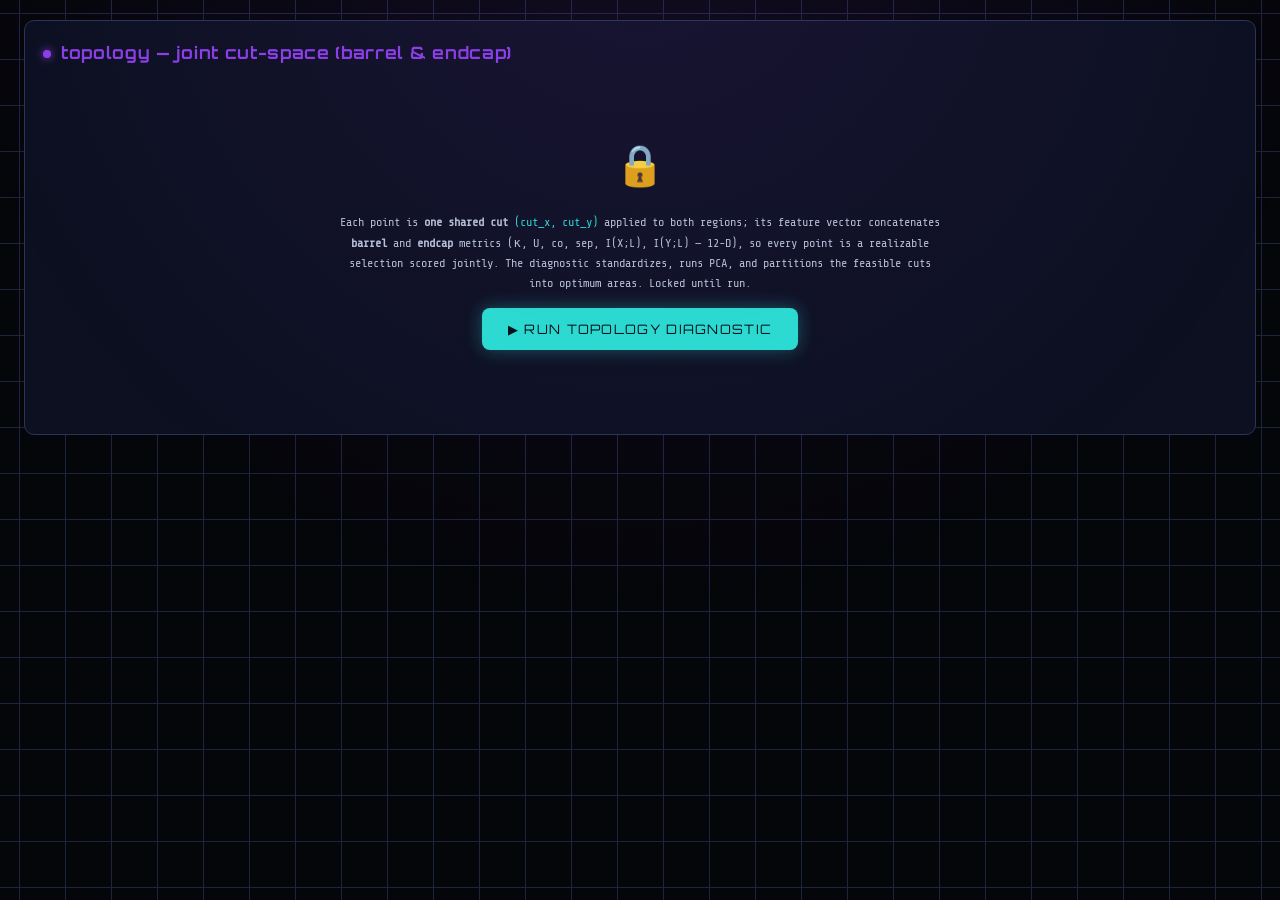
<file: templates/topology.html>
<!DOCTYPE html><html lang="en"><head><meta charset="utf-8">
<meta name="viewport" content="width=device-width,initial-scale=1"><title>topology</title>
<link href="https://fonts.googleapis.com/css2?family=Orbitron:wght@500;700;900&family=Share+Tech+Mono&display=swap" rel="stylesheet">
<link rel="stylesheet" href="/static/css/helix.css?v=16">
<style>
.topo-gate{display:flex;flex-direction:column;align-items:center;justify-content:center;gap:14px;padding:54px 20px;text-align:center}
.topo-lock{font-size:40px;color:#e0a85a}
.topo-run{font-family:Orbitron,sans-serif;font-size:13px;letter-spacing:.1em;color:#001014;background:var(--cyan);
  border:0;border-radius:8px;padding:13px 26px;cursor:pointer;box-shadow:0 0 18px rgba(40,224,208,.35)}
.topo-run:hover{filter:brightness(1.08)}
.topo-run:disabled{opacity:.5;cursor:default;box-shadow:none}
.topo-wrap{display:none}
.seg{display:inline-flex;gap:4px;flex-wrap:wrap;align-items:center}
.seg button{font-family:Orbitron,sans-serif;font-size:11px;letter-spacing:.05em;color:var(--cyan);background:#000;
  border:1px solid var(--line2);border-radius:6px;padding:5px 12px;cursor:pointer}
.seg button.on{background:var(--cyan);color:#001014}
.cap{font-size:11px;color:var(--muted)}
#cloud{width:100%;display:block;border:1px solid var(--line2);border-radius:10px;background:#070a12}
.kv{font-family:'Share Tech Mono',monospace;font-size:12px;color:#cfeefe}
.tip{position:fixed;pointer-events:none;background:#05060a;border:1px solid var(--purple);border-radius:7px;
  padding:7px 10px;font-family:'Share Tech Mono',monospace;font-size:11px;color:#cfeefe;display:none;z-index:50;line-height:1.5}
input[type=range]{accent-color:var(--cyan);vertical-align:middle}
.atile{border:1px solid var(--line2);border-radius:7px;padding:7px 9px;margin-bottom:6px;background:#0a0e18}
.atile.opt{border-color:#2bd47a;box-shadow:0 0 10px rgba(43,212,122,.25)}
</style></head><body>
<div class="wrap">
  <div class="panel">
    <div class="ph"><span class="dot"></span><h2>topology &mdash; joint cut-space (barrel &amp; endcap)</h2>
      <span class="seg" id="metric-seg" style="margin-left:auto;display:none">
        <button data-m="areas" class="on">optimum areas</button>
        <button data-m="good">good-score</button>
        <button data-m="sep">sep (joint)</button>
        <button data-m="U">U (worst)</button>
        <button data-m="co">co (joint)</button>
      </span>
    </div>

    <div class="topo-gate" id="gate">
      <div class="topo-lock">&#128274;</div>
      <div class="kv" style="max-width:600px;color:#b9c4d6;line-height:1.7">
        Each point is <b>one shared cut</b> <span style="color:var(--cyan)">(cut_x, cut_y)</span> applied to both regions; its
        feature vector concatenates <b>barrel</b> and <b>endcap</b> metrics (&#954;, U, co, sep, I(X;L), I(Y;L) &mdash; 12-D), so
        every point is a realizable selection scored jointly. The diagnostic standardizes, runs PCA, and partitions the
        feasible cuts into optimum areas. Locked until run.
      </div>
      <button class="topo-run" id="run">&#9654; RUN TOPOLOGY DIAGNOSTIC</button>
      <div class="cap" id="gate-msg"></div>
    </div>

    <div class="topo-wrap" id="wrap">
      <div id="controls" style="display:flex;gap:22px;align-items:center;flex-wrap:wrap;margin-bottom:12px">
        <label class="kv">min ABCD cut&nbsp; <input id="mincut" type="range" min="0" max="0.9" step="0.05" value="0.5" style="width:140px">
          &nbsp;<b id="mincut-v" style="color:var(--cyan)">0.50</b></label>
        <span class="seg" id="kseg"><span class="cap">areas:</span>
          <button class="kbtn" data-k="3">3</button><button class="kbtn on" data-k="4">4</button><button class="kbtn" data-k="5">5</button></span>
        <span class="seg" id="pcaseg"><span class="cap">PCA:</span>
          <button class="pbtn on" data-p="standard">standard</button><button class="pbtn" data-p="whitened">whitened</button><button class="pbtn" data-p="robust">robust</button></span>
        <span class="cap" id="feas-info"></span>
      </div>
      <div style="display:grid;grid-template-columns:minmax(0,1fr) 300px;gap:16px;align-items:start">
        <div>
          <canvas id="cloud"></canvas>
          <div class="cap" id="axes" style="margin-top:6px;text-align:center"></div>
        </div>
        <div>
          <div class="kv" style="color:#2bd47a;font-family:Orbitron,sans-serif;letter-spacing:.06em;font-size:12px;margin-bottom:6px">RECOMMENDED JOINT CUT</div>
          <div class="kv" id="reco" style="margin-bottom:14px;line-height:1.6">&mdash;</div>
          <div class="kv" style="color:var(--cyan);font-family:Orbitron,sans-serif;letter-spacing:.06em;font-size:12px;margin-bottom:6px">AREAS (best &rarr; worst)</div>
          <div id="area-list"></div>
          <div class="kv" style="color:var(--cyan);font-family:Orbitron,sans-serif;letter-spacing:.06em;font-size:12px;margin:12px 0 6px">PCA AXES</div>
          <div class="kv" id="ev" style="line-height:1.6"></div>
          <div class="cap" style="margin-top:12px;line-height:1.5">faded = below min cut · &#9733; = recommended<br>hull = optimum area · hover for both regions</div>
        </div>
      </div>
    </div>
  </div>
</div>
<div class="tip" id="tip"></div>

<script>
(function(){
  var DATA=null, metric='areas', geom={}, signal='mS35', minCut=0.5, K=4, areas=null, pca='standard';
  var cv=document.getElementById('cloud'), tip=document.getElementById('tip');
  var TIER=['#2bd47a','#a0da39','#e0a85a','#e0707a','#b25dca'];
  var VIR=['#440154','#46327e','#365c8d','#277f8e','#1fa187','#4ac16d','#a0da39','#fde725'];
  var FN={'b:kappa':'barrel κ','b:U':'barrel U','b:co':'barrel co','b:sep':'barrel sep','b:ixl':'barrel I(X;L)','b:iyl':'barrel I(Y;L)',
          'e:kappa':'endcap κ','e:U':'endcap U','e:co':'endcap co','e:sep':'endcap sep','e:ixl':'endcap I(X;L)','e:iyl':'endcap I(Y;L)'};

  function ramp(stops,t){ t=Math.max(0,Math.min(1,t)); var s=t*(stops.length-1),i=Math.floor(s),f=s-i;
    function hx(h){return [parseInt(h.slice(1,3),16),parseInt(h.slice(3,5),16),parseInt(h.slice(5,7),16)];}
    if(i>=stops.length-1)return 'rgb('+hx(stops[stops.length-1]).join(',')+')';
    var a=hx(stops[i]),b=hx(stops[i+1]);
    return 'rgb('+Math.round(a[0]+(b[0]-a[0])*f)+','+Math.round(a[1]+(b[1]-a[1])*f)+','+Math.round(a[2]+(b[2]-a[2])*f)+')'; }
  function avg(arr,k){ if(!arr.length)return 0; var s=0; for(var i=0;i<arr.length;i++)s+=arr[i][k]; return s/arr.length; }
  function feasible(p){ return p.cx>=minCut-1e-9 && p.cy>=minCut-1e-9; }
  function sepJ(p){return p.sep_b+p.sep_e;} function uJ(p){return Math.max(p.U_b,p.U_e);} function coJ(p){return p.co_b+p.co_e;}

  function setEmbedding(){ var emb=DATA.embeddings[pca]; DATA.points.forEach(function(p,k){ p.px=emb.coords[k][0]; p.py=emb.coords[k][1]; }); }

  function kmeans(pts,k){
    if(pts.length<k) k=Math.max(1,pts.length);
    var sorted=pts.slice().sort(function(a,b){return a.good-b.good;}), cent=[];
    for(var c=0;c<k;c++){ var idx=Math.min(sorted.length-1,Math.floor((c+0.5)/k*sorted.length)); cent.push([sorted[idx].px,sorted[idx].py]); }
    var assign=new Array(pts.length).fill(0);
    for(var it=0;it<25;it++){
      for(var i=0;i<pts.length;i++){ var bd=1e18,bc=0;
        for(var c=0;c<k;c++){ var dx=pts[i].px-cent[c][0],dy=pts[i].py-cent[c][1],d=dx*dx+dy*dy; if(d<bd){bd=d;bc=c;} } assign[i]=bc; }
      var sx=new Array(k).fill(0),sy=new Array(k).fill(0),n=new Array(k).fill(0);
      for(var i=0;i<pts.length;i++){ var c=assign[i]; sx[c]+=pts[i].px; sy[c]+=pts[i].py; n[c]++; }
      for(var c=0;c<k;c++){ if(n[c]){ cent[c]=[sx[c]/n[c],sy[c]/n[c]]; } }
    }
    return {assign:assign,k:k};
  }
  function computeAreas(){
    DATA.points.forEach(function(p){ p._feas=feasible(p); p._tier=-1; });
    var feas=DATA.points.filter(function(p){return p._feas;});
    if(!feas.length){ areas=null; return; }
    var km=kmeans(feas,K), stats=[];
    for(var c=0;c<km.k;c++){ var mem=feas.filter(function(p,i){return km.assign[i]===c;});
      stats.push({n:mem.length,good:avg(mem,'good'),sepb:avg(mem,'sep_b'),sepe:avg(mem,'sep_e'),
        ub:avg(mem,'U_b'),ue:avg(mem,'U_e'),cx:avg(mem,'cx'),cy:avg(mem,'cy'),members:mem}); }
    stats.sort(function(a,b){return b.good-a.good;});
    stats.forEach(function(s,t){ s.tier=t; s.members.forEach(function(p){p._tier=t;}); });
    var best=feas.reduce(function(a,b){return b.good>a.good?b:a;});
    areas={stats:stats,best:best,feasN:feas.length};
  }
  function hull(P){ if(P.length<3)return P.slice();
    var pts=P.slice().sort(function(a,b){return a[0]-b[0]||a[1]-b[1];});
    function cr(o,a,b){return (a[0]-o[0])*(b[1]-o[1])-(a[1]-o[1])*(b[0]-o[0]);}
    var lo=[]; for(var i=0;i<pts.length;i++){ while(lo.length>=2&&cr(lo[lo.length-2],lo[lo.length-1],pts[i])<=0)lo.pop(); lo.push(pts[i]); }
    var up=[]; for(var i=pts.length-1;i>=0;i--){ while(up.length>=2&&cr(up[up.length-2],up[up.length-1],pts[i])<=0)up.pop(); up.push(pts[i]); }
    lo.pop(); up.pop(); return lo.concat(up); }

  function colorOf(p){
    if(!p._feas) return 'rgba(120,128,150,0.16)';
    if(metric==='areas') return p._tier>=0?TIER[Math.min(p._tier,TIER.length-1)]:'#888';
    if(metric==='good') return ramp(VIR,p.good);
    if(metric==='sep')  return ramp(VIR,sepJ(p)/(geom.sepMax||1e-9));
    if(metric==='U')    return ramp(['#04342C','#0F6E56','#5DCAA5','#E1F5EE'],1-Math.min(1,uJ(p)/(geom.uMax||1e-9)));
    if(metric==='co'){ var t=Math.max(-1,Math.min(1,coJ(p)/(geom.coMax||1e-9))); return t>=0?ramp(['#F0F0F0','#000000'],t):ramp(['#F4D7D5','#C0140E'],-t); }
    return '#888';
  }
  function star(ctx,x,y,R,col){ ctx.beginPath(); for(var i=0;i<10;i++){ var a=Math.PI/5*i-Math.PI/2,r=i%2?R*0.45:R,X=x+Math.cos(a)*r,Y=y+Math.sin(a)*r; i?ctx.lineTo(X,Y):ctx.moveTo(X,Y);} ctx.closePath(); ctx.fillStyle=col; ctx.fill(); ctx.strokeStyle='#000'; ctx.lineWidth=1; ctx.stroke(); }

  function draw(){
    if(!DATA) return;
    var pts=DATA.points, dpr=window.devicePixelRatio||1, W=cv.clientWidth||640, H=460;
    cv.width=W*dpr; cv.height=H*dpr; cv.style.height=H+'px';
    var ctx=cv.getContext('2d'); ctx.setTransform(dpr,0,0,dpr,0,0); ctx.clearRect(0,0,W,H);
    var m={l:36,r:16,t:16,b:30};
    var xs=pts.map(function(p){return p.px;}),ys=pts.map(function(p){return p.py;});
    var x0=Math.min.apply(0,xs),x1=Math.max.apply(0,xs),y0=Math.min.apply(0,ys),y1=Math.max.apply(0,ys);
    var px=function(v){return m.l+(v-x0)/(x1-x0+1e-9)*(W-m.l-m.r);};
    var py=function(v){return H-m.b-(v-y0)/(y1-y0+1e-9)*(H-m.t-m.b);};
    geom.sepMax=Math.max.apply(0,pts.map(sepJ)); geom.uMax=Math.max.apply(0,pts.map(uJ)); geom.coMax=Math.max.apply(0,pts.map(function(p){return Math.abs(coJ(p));}));
    geom.px=px; geom.py=py;
    ctx.strokeStyle='#1c2444'; ctx.lineWidth=1; ctx.strokeRect(m.l,m.t,W-m.l-m.r,H-m.t-m.b);
    if(metric==='areas' && areas && areas.stats.length){
      var opt=areas.stats[0].members.map(function(p){return [px(p.px),py(p.py)];}), h=hull(opt);
      if(h.length>=3){ ctx.beginPath(); ctx.moveTo(h[0][0],h[0][1]); for(var i=1;i<h.length;i++)ctx.lineTo(h[i][0],h[i][1]); ctx.closePath();
        ctx.fillStyle='rgba(43,212,122,0.10)'; ctx.fill(); ctx.strokeStyle='rgba(43,212,122,0.8)'; ctx.setLineDash([5,4]); ctx.lineWidth=1.6; ctx.stroke(); ctx.setLineDash([]); }
    }
    pts.forEach(function(p){ ctx.fillStyle=colorOf(p); var X=px(p.px),Y=py(p.py),r=p._feas?4.4:3.0;
      ctx.beginPath(); ctx.arc(X,Y,r,0,6.2832); ctx.fill(); if(p._feas){ ctx.strokeStyle='rgba(0,0,0,.5)'; ctx.lineWidth=.6; ctx.stroke(); } });
    if(areas && areas.best){ var b=areas.best; star(ctx,px(b.px),py(b.py),9,'#fff'); }
    var emb=DATA.embeddings[pca];
    document.getElementById('axes').textContent='PC1 ('+(emb.ev[0]*100).toFixed(0)+'%) →   ↑ PC2 ('+(emb.ev[1]*100).toFixed(0)+'%)  ·  '+pca+' PCA';
  }

  function topLoad(load){ return load.map(function(v,k){return {f:DATA.feat_names[k],v:v};}).sort(function(a,b){return Math.abs(b.v)-Math.abs(a.v);}).slice(0,3); }
  function refreshPanel(){
    var emb=DATA.embeddings[pca];
    if(!areas){ document.getElementById('reco').textContent='no feasible cuts at this minimum';
      document.getElementById('area-list').innerHTML=''; document.getElementById('feas-info').textContent='0 feasible cuts'; }
    else{
      var b=areas.best;
      document.getElementById('reco').innerHTML='<b style="color:#2bd47a">x='+b.cx.toFixed(2)+' y='+b.cy.toFixed(2)+'</b> · good='+b.good.toFixed(2)+'<br>'+
        'barrel sep='+b.sep_b.toFixed(3)+' U='+(b.U_b*100).toFixed(2)+'% N_A='+b.NA_b+'<br>'+
        'endcap sep='+b.sep_e.toFixed(3)+' U='+(b.U_e*100).toFixed(2)+'% N_A='+b.NA_e;
      document.getElementById('feas-info').textContent=areas.feasN+' / '+DATA.points.length+' cuts feasible (≥ '+minCut.toFixed(2)+')';
      document.getElementById('area-list').innerHTML=areas.stats.map(function(s){
        return '<div class="atile'+(s.tier===0?' opt':'')+'"><div class="kv" style="display:flex;justify-content:space-between">'+
          '<span style="color:'+TIER[Math.min(s.tier,TIER.length-1)]+'">'+(s.tier===0?'★ OPTIMUM':'tier '+s.tier)+'</span><span class="cap">n='+s.n+'</span></div>'+
          '<div class="cap" style="margin-top:2px">good '+s.good.toFixed(2)+' · sep b/e '+s.sepb.toFixed(2)+'/'+s.sepe.toFixed(2)+' · U b/e '+(s.ub*100).toFixed(1)+'/'+(s.ue*100).toFixed(1)+'%</div>'+
          '<div class="cap">centroid x='+s.cx.toFixed(2)+' y='+s.cy.toFixed(2)+'</div></div>';
      }).join('');
    }
    document.getElementById('ev').innerHTML=
      'PC1 '+(emb.ev[0]*100).toFixed(0)+'% ← '+topLoad(emb.load[0]).map(function(l){return (FN[l.f]||l.f)+(l.v>=0?' +':' −')+Math.abs(l.v).toFixed(2);}).join(', ')+'<br>'+
      'PC2 '+(emb.ev[1]*100).toFixed(0)+'% ← '+topLoad(emb.load[1]).map(function(l){return (FN[l.f]||l.f)+(l.v>=0?' +':' −')+Math.abs(l.v).toFixed(2);}).join(', ');
  }
  function recompute(){ setEmbedding(); computeAreas(); draw(); refreshPanel(); }

  cv.addEventListener('mousemove', function(e){
    if(!DATA||!geom.px) return; var r=cv.getBoundingClientRect(),best=null,bd=99;
    DATA.points.forEach(function(p){ var dx=geom.px(p.px)-(e.clientX-r.left),dy=geom.py(p.py)-(e.clientY-r.top),d=dx*dx+dy*dy; if(d<bd){bd=d;best=p;} });
    if(best&&bd<90){ tip.style.display='block'; tip.style.left=(e.clientX+12)+'px'; tip.style.top=(e.clientY+12)+'px';
      tip.innerHTML='cut x='+best.cx.toFixed(2)+' y='+best.cy.toFixed(2)+(best._feas?'':' (below min)')+'<br>'+
        'barrel sep='+best.sep_b.toFixed(3)+' U='+(best.U_b*100).toFixed(2)+'%<br>'+
        'endcap sep='+best.sep_e.toFixed(3)+' U='+(best.U_e*100).toFixed(2)+'%<br>good='+best.good.toFixed(2);
    } else tip.style.display='none';
  });
  cv.addEventListener('mouseleave', function(){ tip.style.display='none'; });

  document.getElementById('metric-seg').addEventListener('click', function(e){ var b=e.target.closest('button'); if(!b)return;
    metric=b.dataset.m; this.querySelectorAll('button').forEach(function(x){x.classList.toggle('on',x===b);}); draw(); });
  document.getElementById('kseg').addEventListener('click', function(e){ var b=e.target.closest('.kbtn'); if(!b)return;
    K=+b.dataset.k; document.querySelectorAll('.kbtn').forEach(function(x){x.classList.toggle('on',x===b);}); recompute(); });
  document.getElementById('pcaseg').addEventListener('click', function(e){ var b=e.target.closest('.pbtn'); if(!b)return;
    pca=b.dataset.p; document.querySelectorAll('.pbtn').forEach(function(x){x.classList.toggle('on',x===b);}); recompute(); });
  document.getElementById('mincut').addEventListener('input', function(){ minCut=+this.value;
    document.getElementById('mincut-v').textContent=minCut.toFixed(2); computeAreas(); draw(); refreshPanel(); });

  document.getElementById('run').onclick=function(){
    var btn=this,msg=document.getElementById('gate-msg'); btn.disabled=true; msg.textContent='computing joint feature cloud + PCA …';
    fetch('/api/topology?grid=25&signal='+signal).then(function(r){return r.json();}).then(function(j){
      if(!j.data||!j.data.points||!j.data.points.length){ msg.textContent='diagnostic failed'; btn.disabled=false; return; }
      DATA=j.data;
      document.getElementById('gate').style.display='none';
      document.getElementById('wrap').style.display='block';
      document.getElementById('metric-seg').style.display='inline-flex';
      recompute();
      try{ parent.postMessage({hx:'topo-unlocked'},'*'); }catch(_){}
    }).catch(function(err){ msg.textContent='error: '+err; btn.disabled=false; });
  };
  window.addEventListener('resize', draw);
})();
</script></body></html>
</file>
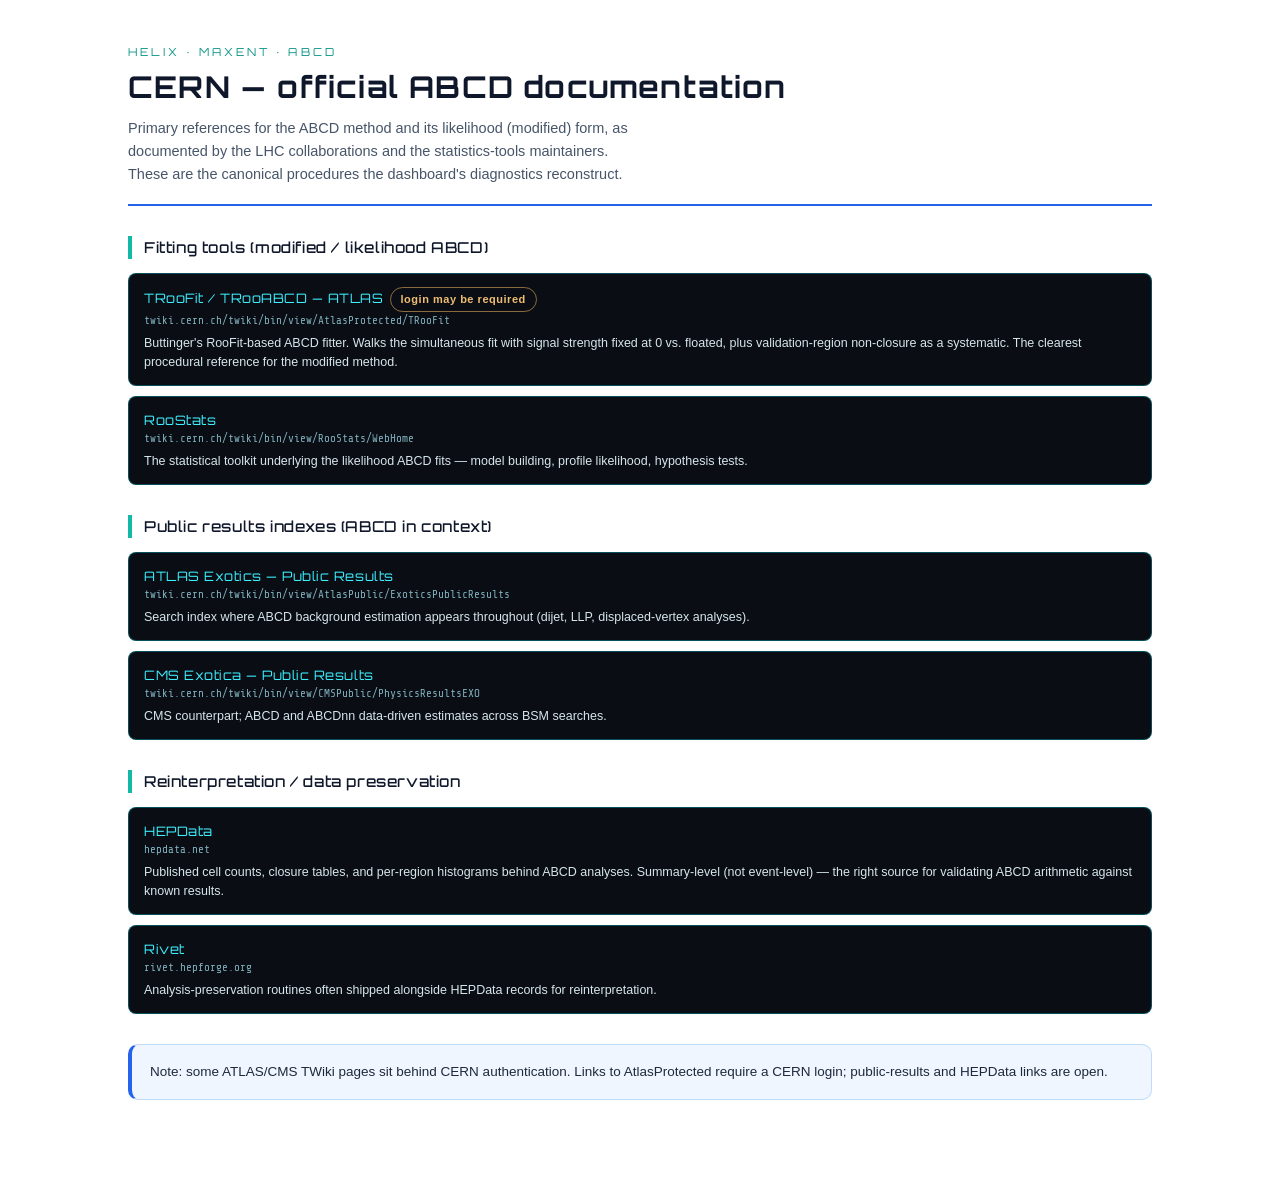
<file: templates/twiki.html>
<!DOCTYPE html><html lang="en"><head><meta charset="utf-8">
<meta name="viewport" content="width=device-width,initial-scale=1"><title>cern twiki</title>
<link href="https://fonts.googleapis.com/css2?family=Orbitron:wght@500;700&family=Share+Tech+Mono&display=swap" rel="stylesheet">
<link rel="stylesheet" href="/static/css/helix.css?v=12">
<link rel="stylesheet" href="/static/css/lightpage.css?v=12">
<style>
  .lnk{display:block;margin:10px 0;padding:13px 15px;
       background:#0a0e14;border:1px solid rgba(0,229,255,.30);
       border-radius:8px;text-decoration:none;transition:border-color .15s,background .15s}
  .lnk:hover{border-color:rgba(0,229,255,.85);background:#0d1219}
  .lnk .t{font-family:'Orbitron',sans-serif;font-size:13px;letter-spacing:.04em;color:#3df0ff}
  .lnk .u{font-family:'Share Tech Mono',monospace;font-size:11px;color:#7fb0bd;word-break:break-all}
  .lnk .d{font-size:12.5px;line-height:1.5;margin-top:5px;color:#d6e6ea}
  .tag{font-family:'Share Tech Mono',monospace;font-size:10px;border:1px solid rgba(224,168,90,.6);
       color:#f0bd72;border-radius:4px;padding:1px 5px;margin-left:6px}
</style>
</head><body>
<div class="lightpage">
  <header class="lp-head">
    <div class="kicker">HELIX · MAXENT · ABCD</div>
    <h1>CERN — official ABCD documentation</h1>
    <p class="lead">Primary references for the ABCD method and its likelihood (modified) form, as documented by the LHC collaborations and the statistics-tools maintainers. These are the canonical procedures the dashboard's diagnostics reconstruct.</p>
  </header>

  <section><h2>Fitting tools (modified / likelihood ABCD)</h2>
    <a class="lnk" href="https://twiki.cern.ch/twiki/bin/view/AtlasProtected/TRooFit" target="_blank" rel="noopener">
      <div class="t">TRooFit / TRooABCD — ATLAS<span class="tag">login may be required</span></div>
      <div class="u">twiki.cern.ch/twiki/bin/view/AtlasProtected/TRooFit</div>
      <div class="d">Buttinger's RooFit-based ABCD fitter. Walks the simultaneous fit with signal strength fixed at 0 vs. floated, plus validation-region non-closure as a systematic. The clearest procedural reference for the modified method.</div>
    </a>
    <a class="lnk" href="https://twiki.cern.ch/twiki/bin/view/RooStats/WebHome" target="_blank" rel="noopener">
      <div class="t">RooStats</div>
      <div class="u">twiki.cern.ch/twiki/bin/view/RooStats/WebHome</div>
      <div class="d">The statistical toolkit underlying the likelihood ABCD fits — model building, profile likelihood, hypothesis tests.</div>
    </a>
  </section>

  <section><h2>Public results indexes (ABCD in context)</h2>
    <a class="lnk" href="https://twiki.cern.ch/twiki/bin/view/AtlasPublic/ExoticsPublicResults" target="_blank" rel="noopener">
      <div class="t">ATLAS Exotics — Public Results</div>
      <div class="u">twiki.cern.ch/twiki/bin/view/AtlasPublic/ExoticsPublicResults</div>
      <div class="d">Search index where ABCD background estimation appears throughout (dijet, LLP, displaced-vertex analyses).</div>
    </a>
    <a class="lnk" href="https://twiki.cern.ch/twiki/bin/view/CMSPublic/PhysicsResultsEXO" target="_blank" rel="noopener">
      <div class="t">CMS Exotica — Public Results</div>
      <div class="u">twiki.cern.ch/twiki/bin/view/CMSPublic/PhysicsResultsEXO</div>
      <div class="d">CMS counterpart; ABCD and ABCDnn data-driven estimates across BSM searches.</div>
    </a>
  </section>

  <section><h2>Reinterpretation / data preservation</h2>
    <a class="lnk" href="https://www.hepdata.net/" target="_blank" rel="noopener">
      <div class="t">HEPData</div>
      <div class="u">hepdata.net</div>
      <div class="d">Published cell counts, closure tables, and per-region histograms behind ABCD analyses. Summary-level (not event-level) — the right source for validating ABCD arithmetic against known results.</div>
    </a>
    <a class="lnk" href="https://rivet.hepforge.org/" target="_blank" rel="noopener">
      <div class="t">Rivet</div>
      <div class="u">rivet.hepforge.org</div>
      <div class="d">Analysis-preservation routines often shipped alongside HEPData records for reinterpretation.</div>
    </a>
  </section>

  <div class="lp-note">Note: some ATLAS/CMS TWiki pages sit behind CERN authentication. Links to AtlasProtected require a CERN login; public-results and HEPData links are open.</div>
</div>
</body></html>
</file>
<file: static/css/helix.css>
/* ══════════════════════════════════════════════════════════════════
   HELIX · MaxEnt vs ABCD · TRON Ares theme
   chrome = dark/purple/cyan; scientific plots stay white+viridis.
   ════════════════════════════════════════════════════════════════ */
:root{
  --bg:#05060a; --bg2:#0a0c14; --panel:#0c1020; --panel2:#10152a;
  --line:#1c2440; --line2:#2a3358;
  --purple:#8b3fe8; --purple-dim:#5a2b94; --cyan:#28e0d0; --amber:#ff9b42;
  --sig:#28e0d0; --bg-c:#ff8c42;
  --txt:#cdd3e6; --muted:#727a9c; --faint:#48506e;
  --r:10px; --mono:'Share Tech Mono',monospace; --disp:'Orbitron',sans-serif;
}
*{box-sizing:border-box}
html,body{margin:0;height:100%}
body{background:var(--bg);color:var(--txt);font-family:var(--mono);
  font-size:14px;line-height:1.55;
  background-image:linear-gradient(var(--line) 1px,transparent 1px),
    linear-gradient(90deg,var(--line) 1px,transparent 1px);
  background-size:46px 46px;background-position:center;}
body::before{content:"";position:fixed;inset:0;pointer-events:none;
  background:radial-gradient( circle at 50% -10%, rgba(139,63,232,.10), transparent 60%);}

a{color:var(--cyan);text-decoration:none} a:hover{text-shadow:0 0 8px var(--cyan)}
h1,h2,h3{font-family:var(--disp);font-weight:700;letter-spacing:.04em;color:#fff;margin:.2em 0}
h1{font-size:22px} h2{font-size:17px;color:var(--purple)} h3{font-size:14px;color:var(--cyan)}
.muted{color:var(--muted)} .faint{color:var(--faint)} .mono{font-family:var(--mono)}

/* ── shell : top header + (sidebar | iframe) ── */
.shell{display:flex;flex-direction:column;height:100vh}
.topheader{display:flex;align-items:center;gap:18px;padding:13px 24px;background:#000;
  border-bottom:1px solid var(--line2);box-shadow:0 0 26px rgba(139,63,232,.18)}
.brand{display:flex;align-items:center;gap:16px}
.logo-frame{width:210px;height:150px;border:1px solid var(--line2);border-radius:18px;flex-shrink:0;
  display:flex;align-items:center;justify-content:center;background:#05060a;
  box-shadow:0 0 18px rgba(139,63,232,.35)}
.logo-frame img{width:auto;height:120px;max-width:190px;object-fit:contain;filter:drop-shadow(0 0 10px rgba(139,63,232,.7))}
.title .t{font-family:var(--disp);font-weight:900;font-size:30px;color:#fff;letter-spacing:.10em;
  line-height:1;text-shadow:0 0 16px rgba(139,63,232,.75)}
.title .s{font-family:var(--disp);font-weight:500;font-size:11px;color:var(--cyan);
  letter-spacing:.22em;margin-top:7px}
.actions{margin-left:auto;display:flex;align-items:center;gap:16px;position:relative}
.repo{font-family:var(--disp);font-size:14px;letter-spacing:.12em;color:var(--cyan);
  border:1px solid var(--line2);border-radius:var(--r);padding:14px 20px;transition:.15s;background:#000}
.repo:hover{border-color:var(--cyan);box-shadow:0 0 10px rgba(40,224,208,.3);text-shadow:none}
.iconbtn{width:58px;height:58px;border-radius:50%;border:1px solid var(--line2);background:#000;
  color:var(--muted);display:flex;align-items:center;justify-content:center;cursor:pointer;transition:.15s;
  font-family:var(--disp);font-size:24px}
.iconbtn:hover{color:var(--cyan);border-color:var(--cyan);box-shadow:0 0 10px rgba(40,224,208,.3)}
.iconbtn svg{width:28px;height:28px}
.popover{position:absolute;top:52px;right:0;width:264px;background:#05060a;border:1px solid var(--line2);
  border-radius:var(--r);padding:14px 16px;box-shadow:0 0 26px rgba(0,0,0,.7);display:none;z-index:30;font-size:12px}
.popover.open{display:block}
.popover h4{font-family:var(--disp);font-size:11px;color:var(--purple);letter-spacing:.1em;margin:0 0 8px}
.popover .row{color:var(--muted);margin:5px 0;line-height:1.5}
.body{flex:1;display:flex;flex-direction:row;min-height:0}
.sidebar{width:210px;flex-shrink:0;display:flex;flex-direction:column;padding:20px 14px;
  border-right:1px solid var(--line2);background:#000}
.nav{display:flex;flex-direction:column;gap:6px}
.nav button{font-family:var(--disp);font-size:12px;letter-spacing:.06em;text-align:left;
  background:transparent;color:var(--muted);border:1px solid transparent;
  border-radius:var(--r);padding:11px 14px 11px 30px;cursor:pointer;transition:.15s;width:100%;position:relative}
.nav button::before{content:"";position:absolute;left:13px;top:50%;transform:translateY(-50%);
  width:7px;height:7px;border-radius:50%;border:1px solid var(--muted)}
.nav button:hover{color:var(--cyan)}
.nav button:hover::before{border-color:var(--cyan)}
.nav button.active{color:#fff;border-color:var(--purple);background:rgba(139,63,232,.12);
  box-shadow:0 0 14px rgba(139,63,232,.35)}
.nav button.active::before{background:var(--purple);border-color:var(--purple);box-shadow:0 0 8px var(--purple)}
.frame{flex:1 1 auto;border:0;height:100%;width:100%;min-width:0;background:transparent}

/* ── on-this-page TOC (dashboard) ── */
.dash{display:flex;gap:20px;align-items:flex-start;max-width:none;width:100%}
.dash-main{flex:1;min-width:0}
.toc{width:190px;flex-shrink:0;position:sticky;top:22px;background:var(--panel2);
  border:1px solid var(--line2);border-radius:var(--r);padding:14px 12px}
.toc-h{font-family:var(--disp);font-size:10px;color:var(--muted);letter-spacing:.14em;margin-bottom:10px}
.toc a{display:flex;align-items:center;gap:9px;font-size:12px;color:var(--muted);
  padding:6px 4px;cursor:pointer;transition:.12s}
.toc a::before{content:"";width:6px;height:6px;border-radius:50%;border:1px solid var(--muted);flex-shrink:0}
.toc a:hover{color:var(--cyan);text-shadow:none}
.toc a.active{color:#fff}
.toc a.active::before{background:var(--purple);border-color:var(--purple);box-shadow:0 0 8px var(--purple)}
@media(max-width:1000px){.toc{display:none}}

/* ── control menu (redesigned launcher) ── */
.ctrl{display:flex;flex-wrap:wrap;align-items:flex-end;gap:18px;justify-content:space-between}
.ctrl-config{display:flex;gap:14px;flex-wrap:wrap}
.field{display:flex;flex-direction:column;gap:5px}
.field label{font-size:9.5px;color:var(--muted);letter-spacing:.14em;text-transform:uppercase}
.field select{min-width:130px}
.ctrl-run{display:flex;align-items:center;gap:10px}
.btn-primary{font-family:var(--disp);font-size:13px;letter-spacing:.06em;color:#fff;cursor:pointer;
  border:1px solid var(--purple);background:rgba(139,63,232,.18);border-radius:var(--r);
  padding:12px 22px;transition:.15s}
.btn-primary:hover{background:rgba(139,63,232,.32);box-shadow:0 0 18px rgba(139,63,232,.5)}
.btn-primary:disabled{opacity:.5;cursor:wait}
.btn-ghost{font-family:var(--mono);font-size:12px;color:var(--muted);cursor:pointer;
  border:1px solid var(--line2);background:transparent;border-radius:var(--r);padding:11px 14px;transition:.15s}
.btn-ghost:hover{color:var(--cyan);border-color:var(--cyan)}
.ctrl-outputs{display:flex;align-items:center;gap:9px;flex-wrap:wrap;margin-top:16px;
  padding-top:14px;border-top:1px solid var(--line)}
.out-label{font-family:var(--disp);font-size:10px;color:var(--muted);letter-spacing:.16em;text-transform:uppercase}
.chip{font-family:var(--mono);font-size:12px;color:var(--cyan);cursor:pointer;
  border:1px solid var(--line2);background:rgba(40,224,208,.05);border-radius:999px;padding:7px 14px;transition:.15s}
.chip:hover{border-color:var(--cyan);box-shadow:0 0 10px rgba(40,224,208,.28)}
.chip.done{border-color:var(--purple);color:#fff;background:rgba(139,63,232,.14)}

/* ── files overview synopsis ── */
.files-grid{display:grid;gap:10px}
.file-row{background:var(--panel2);border:1px solid var(--line);border-radius:var(--r);padding:11px 14px}
.file-row .fr-top{display:flex;align-items:center;gap:10px;flex-wrap:wrap}
.file-row .fname{font-family:var(--mono);color:#fff;font-size:13px}
.file-row .role{font-size:9.5px;letter-spacing:.1em;text-transform:uppercase;padding:2px 8px;border-radius:6px}
.file-row .role.background{background:rgba(255,140,66,.16);color:var(--bg-c)}
.file-row .role.signal{background:rgba(40,224,208,.14);color:var(--sig)}
.file-row .meta{margin-left:auto;display:flex;gap:16px;font-family:var(--mono);font-size:12px;color:var(--muted)}
.file-row .meta b{color:var(--cyan);font-weight:400}
.file-row .regions{margin-top:7px;font-size:11px;color:var(--faint)}
.file-row .regions span{color:var(--muted)}
.file-row .cols-toggle{font-size:11px;color:var(--muted);cursor:pointer;margin-top:7px;user-select:none}
.file-row .cols-toggle:hover{color:var(--cyan)}
.file-row .cols{display:none;margin-top:8px;flex-wrap:wrap;gap:5px}
.file-row.open .cols{display:flex}
.file-row .col{font-family:var(--mono);font-size:10.5px;color:var(--muted);
  background:var(--bg2);border:1px solid var(--line);border-radius:5px;padding:2px 7px}

/* ── category test (Case A/B) ── */
.catgrid{display:grid;grid-template-columns:1fr 1fr;gap:14px}
@media(max-width:760px){.catgrid{grid-template-columns:1fr}}
.catcard{background:var(--panel2);border:1px solid var(--line2);border-left-width:4px;border-radius:var(--r);padding:14px 16px}
.cathead{display:flex;align-items:center;gap:10px}
.cathead .reg{font-family:var(--disp);font-size:14px;color:#fff;letter-spacing:.04em}
.cathead .verdict{margin-left:auto;font-family:var(--disp);font-size:11px;color:#05060a;
  font-weight:700;padding:3px 11px;border-radius:6px;letter-spacing:.06em}
.catlabel{font-family:var(--mono);font-size:12px;color:var(--cyan);margin-top:6px}
.catlaw{font-size:11px;color:var(--muted);margin:6px 0 10px}
.catlaw b{color:var(--fg)}
.crows{display:flex;flex-direction:column;gap:5px;border-top:1px solid var(--line);padding-top:9px}
.crow{display:flex;align-items:center;gap:8px;font-size:11.5px}
.crow .cn{color:var(--muted);flex:1}
.crow .cv{font-family:var(--mono);color:var(--fg)}
.crow .cl{font-family:var(--mono);font-weight:700;width:34px;text-align:right}
.crow .cl.la{color:var(--cyan)} .crow .cl.lb{color:var(--purple)}

/* ── entropy cards ── */
.egrid{display:grid;grid-template-columns:1fr 1fr;gap:14px}
@media(max-width:760px){.egrid{grid-template-columns:1fr}}
.ecard{background:var(--panel2);border:1px solid var(--line);border-radius:var(--r);padding:13px 16px}
.ecard .et{font-family:var(--disp);font-size:11px;color:var(--muted);letter-spacing:.12em;
  text-transform:uppercase;margin-bottom:8px}
.erow{display:flex;justify-content:space-between;font-size:12.5px;padding:3px 0;color:var(--muted)}
.erow b{color:var(--fg);font-family:var(--mono)}
.erow.hi{border-top:1px solid var(--line);margin-top:4px;padding-top:7px;color:var(--cyan)}
.erow.hi b{color:var(--cyan)}
.border-note{margin-top:10px;font-size:11px;color:var(--amber);
  background:rgba(255,176,32,.07);border:1px solid rgba(255,176,32,.22);border-radius:8px;padding:7px 10px}
.border-note b{color:#fff}

/* ── panels ── */
.wrap{max-width:none;width:100%;margin:0;padding:20px 24px 56px;box-sizing:border-box}
.panel{background:var(--panel);
  border:1px solid var(--line2);border-radius:var(--r);padding:16px 18px;margin-bottom:16px}
.panel .ph{display:flex;align-items:center;gap:10px;margin-bottom:12px}
.panel .ph .dot{width:8px;height:8px;border-radius:50%;background:var(--purple);
  box-shadow:0 0 8px var(--purple)}
.grid{display:grid;gap:14px}
.g2{grid-template-columns:repeat(2,1fr)} .g3{grid-template-columns:repeat(3,1fr)}
.g4{grid-template-columns:repeat(4,1fr)}
@media(max-width:820px){.g2,.g3,.g4{grid-template-columns:1fr}}

/* ── controls ── */
.controls{display:flex;flex-wrap:wrap;gap:10px;align-items:center}
.controls label{font-size:11px;color:var(--muted);letter-spacing:.1em;margin-right:4px}
select,.btn{font-family:var(--mono);font-size:13px;background:var(--panel2);
  color:var(--txt);border:1px solid var(--line2);border-radius:8px;padding:8px 12px}
.btn{cursor:pointer;font-family:var(--disp);font-size:12px;letter-spacing:.06em;transition:.15s}
.btn:hover{border-color:var(--cyan);color:#fff;box-shadow:0 0 12px rgba(40,224,208,.35)}
.btn.run{border-color:var(--purple);color:#fff;background:rgba(139,63,232,.16)}
.btn.run:hover{box-shadow:0 0 16px rgba(139,63,232,.5)}
.btn:disabled{opacity:.4;cursor:wait}

/* ── metric cards ── */
.cards{display:grid;grid-template-columns:repeat(4,1fr);gap:12px}
@media(max-width:820px){.cards{grid-template-columns:repeat(2,1fr)}}
.card{background:var(--panel2);border:1px solid var(--line);border-radius:var(--r);padding:12px 14px}
.card.hero{border-color:var(--purple);box-shadow:0 0 16px rgba(139,63,232,.25)}
.card .lab{font-size:10px;color:var(--muted);letter-spacing:.12em;text-transform:uppercase}
.card .val{font-family:var(--mono);font-size:20px;margin-top:4px}
.card .val .sig{color:var(--sig)} .card .val .bg{color:var(--bg-c)}
.card .sub{font-size:10px;color:var(--faint);margin-top:3px}

/* ── confusion matrix ── */
.cm{display:grid;grid-template-columns:90px 1fr 1fr;gap:8px;align-items:stretch}
.cm .hd{display:flex;align-items:center;justify-content:center;font-size:11px;color:var(--muted);text-align:center}
.cmcell{border-radius:8px;padding:12px;border:1px solid var(--line)}
.cmcell .t{font-size:11px;letter-spacing:.04em} .cmcell .n{font-family:var(--mono);font-size:22px;margin-top:4px}
.cmcell.agree{background:rgba(40,224,208,.06);border-color:rgba(40,224,208,.3)}
.cmcell.bg{background:rgba(72,80,110,.12)}
.cmcell.jump-a{background:rgba(255,155,66,.08);border-color:rgba(255,155,66,.5)}
.cmcell.jump-m{background:rgba(139,63,232,.10);border-color:rgba(139,63,232,.55)}

/* ── tables ── */
table{width:100%;border-collapse:collapse;font-size:12.5px}
th,td{text-align:left;padding:7px 9px;border-bottom:1px solid var(--line)}
th{color:var(--purple);font-family:var(--disp);font-size:10px;letter-spacing:.08em;text-transform:uppercase}
tbody tr:hover{background:rgba(139,63,232,.06)}
td.num{font-family:var(--mono);text-align:right;color:var(--cyan)}
.tag{display:inline-block;font-size:10px;padding:2px 8px;border-radius:6px}
.tag.ok{background:rgba(40,224,208,.12);color:var(--cyan)}
.tag.warn{background:rgba(255,155,66,.14);color:var(--amber)}

/* ── plots ── */
.plot{background:#fff;border-radius:8px;padding:6px;border:1px solid var(--line2)}
.plot img{width:100%;display:block;border-radius:4px}
.plot .cap{display:none}

/* ── jumper bars ── */
.bar{display:flex;align-items:center;gap:8px;margin:5px 0;font-size:12px}
.bar .fn{width:96px;color:var(--muted);white-space:nowrap;overflow:hidden;text-overflow:ellipsis}
.bar .track{flex:1;height:9px;background:var(--line);border-radius:3px;overflow:hidden}
.bar .fill{height:100%;border-radius:3px}
.bar .z{width:48px;text-align:right;font-family:var(--mono);color:var(--faint)}

.status{font-size:12px;color:var(--muted)}
.spin{display:inline-block;width:12px;height:12px;border:2px solid var(--line2);
  border-top-color:var(--purple);border-radius:50%;animation:sp .8s linear infinite;vertical-align:-2px}
@keyframes sp{to{transform:rotate(360deg)}}
.empty{color:var(--faint);text-align:center;padding:30px;font-style:italic}
.search{width:100%;margin-bottom:14px}
.qitem{border:1px solid var(--line);border-radius:8px;margin-bottom:8px;overflow:hidden}
.qitem .q{padding:11px 14px;cursor:pointer;color:var(--txt);font-size:13px;display:flex;gap:8px}
.qitem .q:hover{background:rgba(139,63,232,.07)}
.qitem .a{padding:0 14px;max-height:0;overflow:hidden;transition:.2s;color:#fff;font-size:12.5px}
.qitem.open .a{max-height:400px;padding:0 14px 14px}
.cat{font-family:var(--disp);font-size:10px;letter-spacing:.1em;color:var(--purple-dim);
  text-transform:uppercase;margin:16px 0 6px}
code{font-family:var(--mono);background:var(--panel2);padding:1px 5px;border-radius:4px;color:var(--cyan)}

/* ── cross-hatch gradient: full-width header background, fades R->L ── */
.topheader{position:relative;overflow:hidden}
.xhatch-bg{
  position:absolute;inset:0;z-index:0;pointer-events:none;
  background-image:
    repeating-linear-gradient(45deg,  rgba(139,63,232,.55) 0 1.5px, transparent 1.5px 9px),
    repeating-linear-gradient(-45deg, rgba(139,63,232,.40) 0 1.5px, transparent 1.5px 9px);
  -webkit-mask-image:linear-gradient(to left, #000 0%, rgba(0,0,0,.9) 30%, rgba(0,0,0,.35) 62%, transparent 100%);
          mask-image:linear-gradient(to left, #000 0%, rgba(0,0,0,.9) 30%, rgba(0,0,0,.35) 62%, transparent 100%);
}
.xhatch-bg::after{
  content:"";position:absolute;inset:0;
  background:linear-gradient(to left, rgba(139,63,232,.30) 0%, rgba(90,43,148,.12) 45%, transparent 100%);
  mix-blend-mode:screen;
}
/* header content rides ABOVE the hatch */
.topheader .brand,.topheader .actions{position:relative;z-index:1}
.topheader .actions{margin-left:auto}
</file>
<file: static/css/lightpage.css>
/* ══════════════════════════════════════════════════════════════════
   shared LIGHT page theme — references + glossary (+ future light pages)
   white bg · black text · highlights teal + blue · normal + flair
   overrides helix.css on whatever page links it
   ════════════════════════════════════════════════════════════════ */
body{background:#ffffff !important;color:#111418 !important;background-image:none !important;
  font-family:-apple-system,"Segoe UI",Roboto,Helvetica,Arial,sans-serif}
body::before{display:none !important}

.lightpage{width:80%;max-width:80%;margin:0 auto;padding:44px 0 90px}

.lp-head{border-bottom:2px solid #2563eb;padding-bottom:18px;margin-bottom:28px}
.lp-head .kicker{font-family:"Orbitron",sans-serif;font-size:11px;letter-spacing:.28em;
  color:#0d9488;text-transform:uppercase;margin-bottom:9px}
.lp-head h1{font-family:"Orbitron",sans-serif;font-weight:700;font-size:30px;color:#0f172a;
  margin:0;line-height:1.15}
.lp-head .lead{color:#475569;font-size:14.5px;margin:12px 0 0;max-width:62ch;line-height:1.6}

.lightpage section{margin:30px 0}
.lightpage h2,.lightpage h3{font-family:"Orbitron",sans-serif;font-weight:500;color:#0f172a;
  letter-spacing:.04em;border-left:4px solid #14b8a6;padding-left:12px;margin:0 0 14px;text-transform:none}
.lightpage h2{font-size:15px} .lightpage h3{font-size:13px;border-left-color:#2563eb;color:#1e3a8a}

/* tables (references) */
.lightpage table{width:100%;border-collapse:separate;border-spacing:0;font-size:13.5px;
  border:1px solid #e2e8f0;border-radius:12px;overflow:hidden;box-shadow:0 1px 3px rgba(15,23,42,.05);margin-bottom:8px}
.lightpage th{background:#2563eb;color:#fff;font-family:"Orbitron",sans-serif;font-weight:500;
  font-size:10.5px;letter-spacing:.08em;text-transform:uppercase;text-align:left;padding:11px 14px;border:0}
.lightpage td{padding:11px 14px;border-top:1px solid #eef2f7;color:#1f2937;vertical-align:top}
.lightpage tbody tr:nth-child(even){background:#f8fafc}
.lightpage tbody tr:hover{background:#ecfdf7}
.lightpage td.muted,.lightpage .muted{color:#64748b !important}
.lightpage td.num{color:#0d9488;text-align:right;font-family:"Share Tech Mono",monospace}
.lightpage td.law,.lightpage .law{font-family:"Share Tech Mono",monospace;color:#0d9488;font-weight:700;white-space:nowrap}

/* badges */
.lightpage .tag{display:inline-block;font-size:11px;font-weight:600;padding:3px 10px;border-radius:999px;
  font-family:-apple-system,"Segoe UI",sans-serif}
.lightpage .tag.ok{background:#ccfbf1;color:#0f766e}            /* teal — solid */
.lightpage .tag.warn{background:#dbeafe;color:#1d4ed8}          /* blue — qualifier */

/* note callout */
.lp-note{margin-top:26px;background:#eff6ff;border:1px solid #bfdbfe;border-left:4px solid #2563eb;
  border-radius:10px;padding:16px 18px;color:#1e293b;font-size:13.5px;line-height:1.65}
.lightpage code{background:#f1f5f9;color:#0d9488;padding:1px 5px;border-radius:4px;font-family:"Share Tech Mono",monospace}
.lightpage .empty{color:#94a3b8;text-align:center;padding:24px}

/* search box (glossary / qa) */
.lp-search{width:100%;padding:11px 14px;border:1px solid #cbd5e1;border-radius:10px;
  font-family:"Share Tech Mono",monospace;font-size:13px;color:#0f172a;background:#fff;margin-bottom:20px}
.lp-search:focus{outline:none;border-color:#14b8a6;box-shadow:0 0 0 3px rgba(20,184,166,.15)}
.lp-search::placeholder{color:#94a3b8}

/* category header (grouping) */
.lp-cat-head{font-family:"Orbitron",sans-serif;font-size:12px;font-weight:500;color:#1e3a8a;
  letter-spacing:.1em;text-transform:uppercase;border-left:4px solid #2563eb;padding-left:12px;margin:26px 0 12px}

/* term cards (glossary) — same aesthetic as the references entries */
.lp-grid{display:grid;grid-template-columns:repeat(auto-fill,minmax(330px,1fr));gap:14px}
.lp-card{background:#fff;border:1px solid #e2e8f0;border-left:4px solid #14b8a6;border-radius:10px;
  padding:15px 17px;box-shadow:0 1px 3px rgba(15,23,42,.05);transition:.15s}
.lp-card:hover{border-left-color:#2563eb;box-shadow:0 3px 10px rgba(37,99,235,.10)}
.lp-card .term{font-family:"Orbitron",sans-serif;font-weight:700;font-size:13.5px;color:#0f172a;
  display:block;margin-bottom:8px;line-height:1.3}
.lp-card p{margin:0;color:#1f2937;font-size:13px;line-height:1.6}
.lp-card code{background:#f1f5f9;color:#0d9488;padding:1px 4px;border-radius:4px}
</file>
